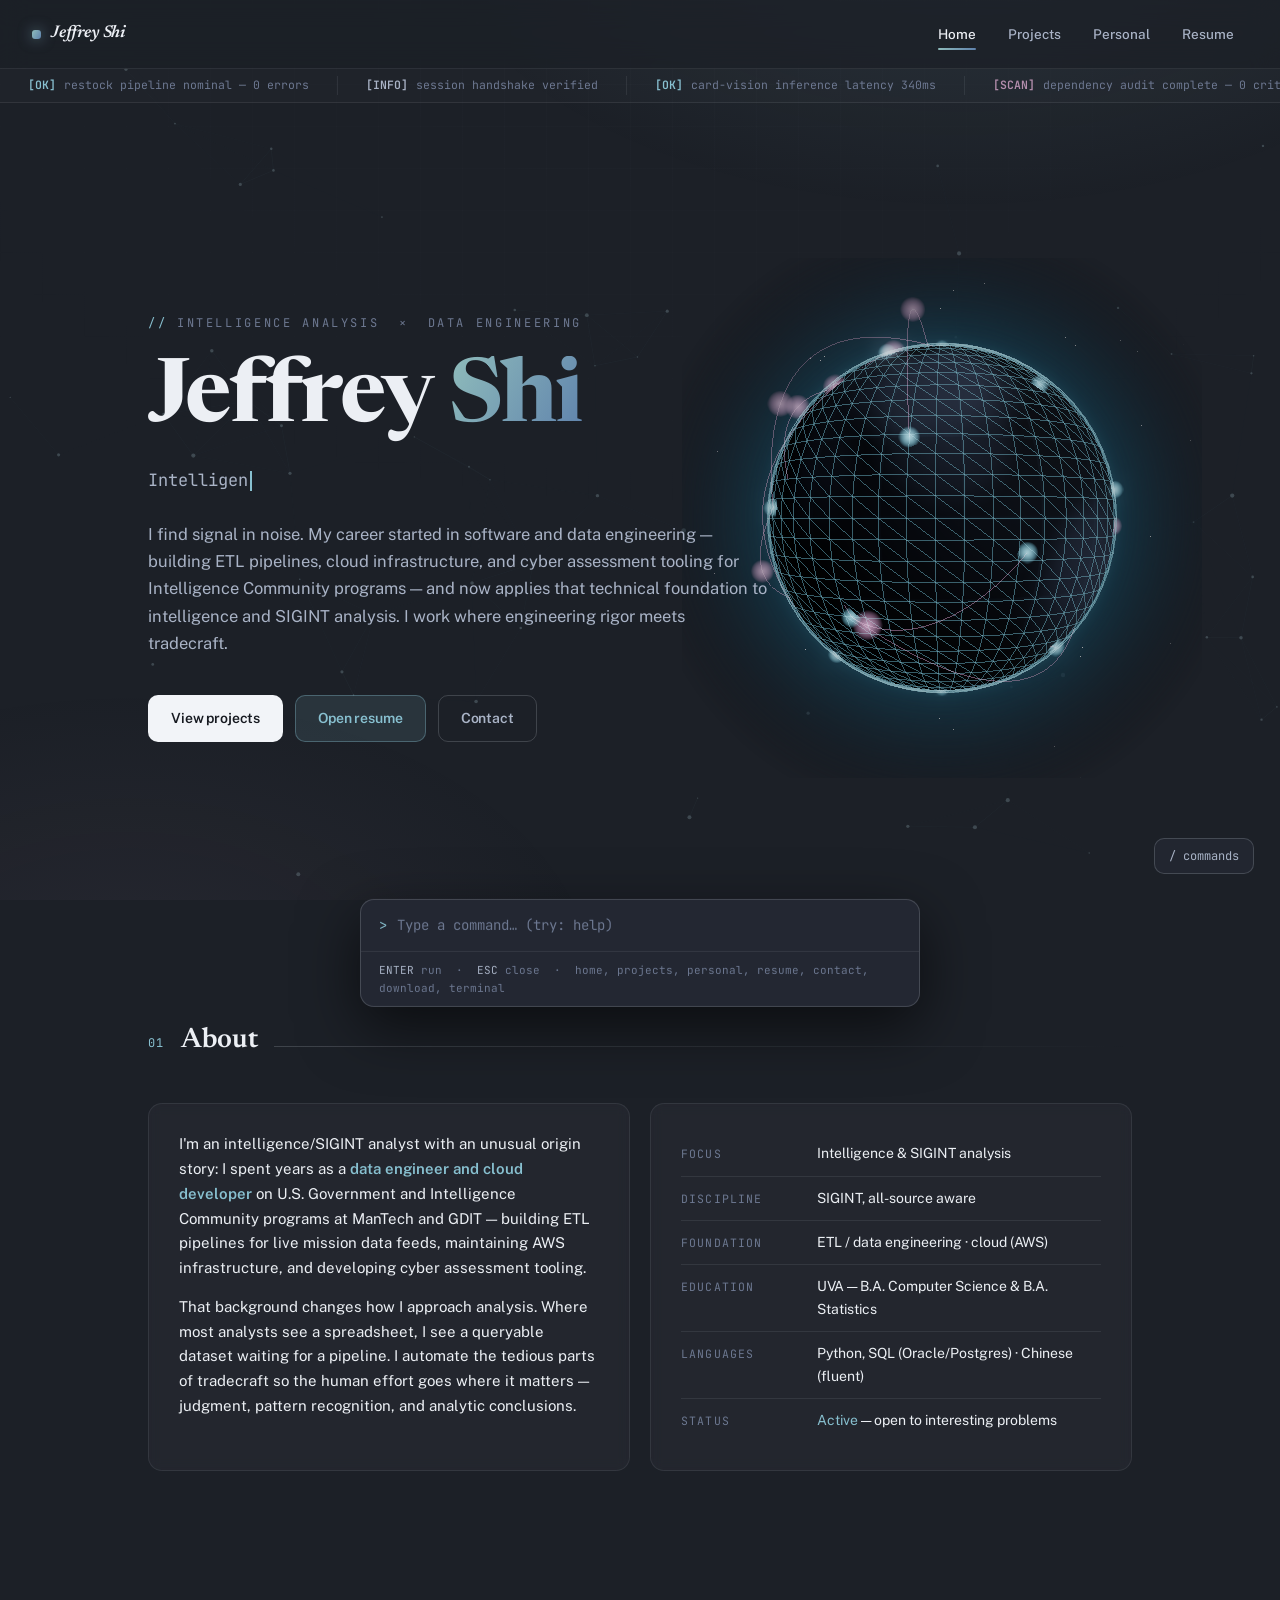
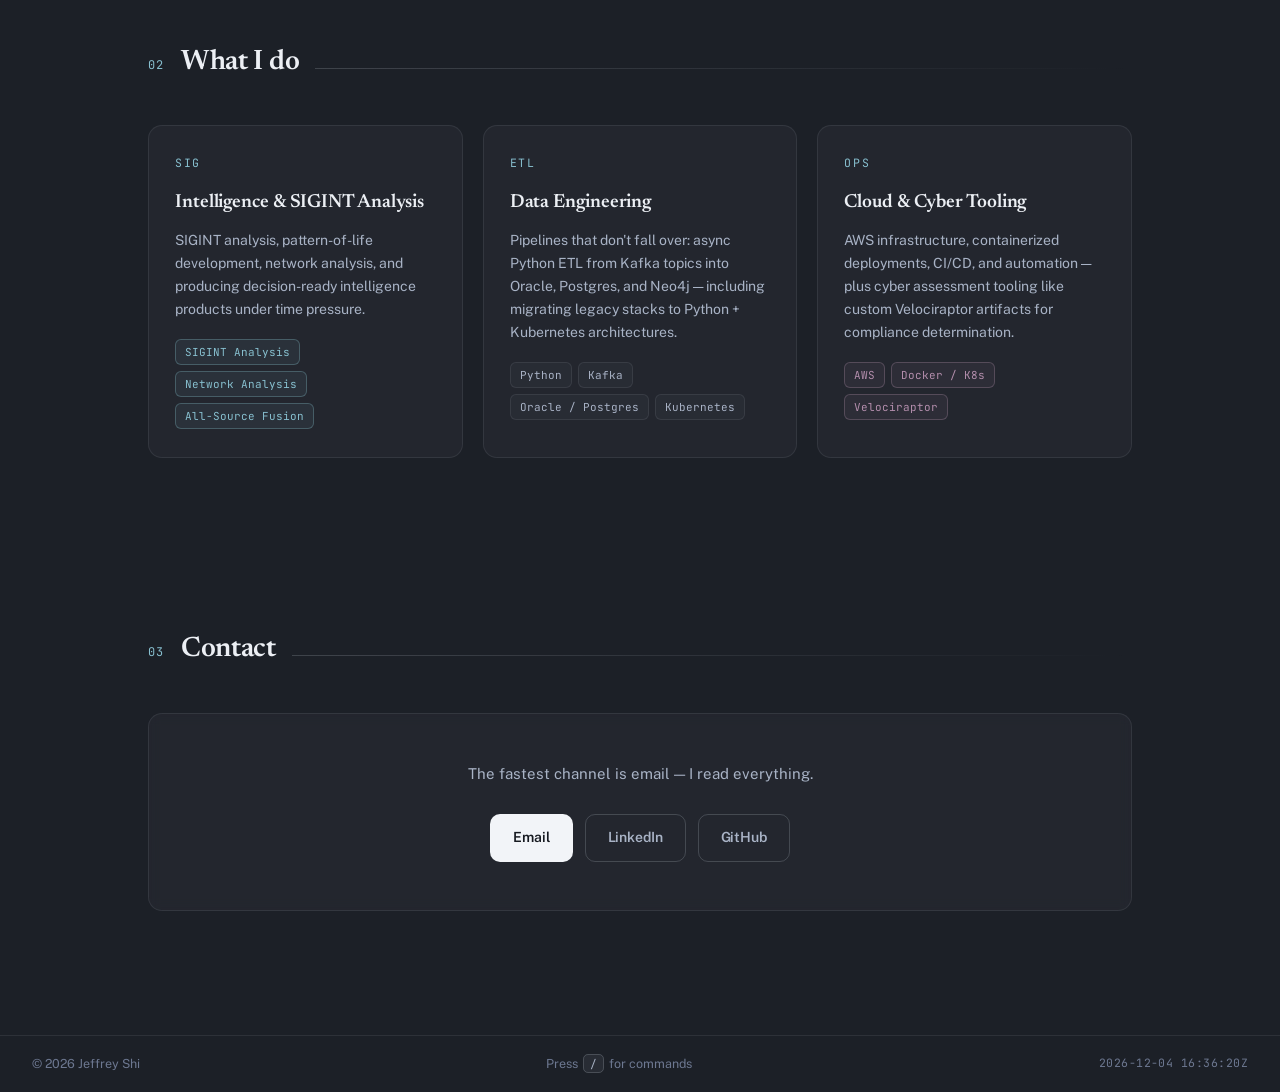
<file: index.html>
<!DOCTYPE html>
<html lang="en">
<head>
  <meta charset="UTF-8" />
  <meta name="viewport" content="width=device-width, initial-scale=1.0" />
  <title>Jeffrey Shi — Intelligence / SIGINT Analyst</title>
  <meta name="description" content="Jeffrey Shi — intelligence/SIGINT analyst with a data science and data engineering background." />
  <link rel="icon" href="assets/favicon.svg" type="image/svg+xml" />
  <link rel="preconnect" href="https://fonts.googleapis.com" />
  <link rel="preconnect" href="https://fonts.gstatic.com" crossorigin />
  <link href="https://fonts.googleapis.com/css2?family=Newsreader:ital,wght@0,400;0,500;0,600;0,700;1,400;1,500;1,600&family=Public+Sans:wght@400;500;600;700;800&family=JetBrains+Mono:wght@400;500;700&display=swap" rel="stylesheet" />
  <link rel="stylesheet" href="css/style.css" />
  <!-- Three.js r160 vendored locally (js/vendor/three/) — no third-party
       script execution, no CDN supply-chain or availability dependency. -->
  <script type="importmap">
  {
    "imports": {
      "three": "./js/vendor/three/three.module.min.js",
      "three/addons/": "./js/vendor/three/addons/"
    }
  }
  </script>
</head>
<body>
  <canvas id="net-canvas" aria-hidden="true"></canvas>

  <nav class="nav">
    <a class="nav-brand" href="index.html"><span class="brand-mark"></span>Jeffrey Shi</a>
    <div class="nav-links">
      <a href="index.html" class="active">Home</a>
      <a href="projects.html">Projects</a>
      <a href="personal.html">Personal</a>
      <a href="resume.html">Resume</a>
    </div>
  </nav>

  <div class="ops-ticker" aria-hidden="true">
    <div class="ops-track">
      <span class="ops-item"><span class="tag ok">[OK]</span> restock pipeline nominal — 0 errors</span>
      <span class="ops-item"><span class="tag info">[INFO]</span> session handshake verified</span>
      <span class="ops-item"><span class="tag ok">[OK]</span> card-vision inference latency 340ms</span>
      <span class="ops-item"><span class="tag warn">[SCAN]</span> dependency audit complete — 0 critical</span>
      <span class="ops-item"><span class="tag ok">[OK]</span> geo-index rebuilt — 9 regions</span>
      <span class="ops-item"><span class="tag info">[INFO]</span> cold cache warmed</span>
      <span class="ops-item"><span class="tag ok">[OK]</span> backup snapshot complete</span>
      <span class="ops-item"><span class="tag info">[INFO]</span> uptime 42d 06h</span>
      <span class="ops-item"><span class="tag ok">[OK]</span> restock pipeline nominal — 0 errors</span>
      <span class="ops-item"><span class="tag info">[INFO]</span> session handshake verified</span>
      <span class="ops-item"><span class="tag ok">[OK]</span> card-vision inference latency 340ms</span>
      <span class="ops-item"><span class="tag warn">[SCAN]</span> dependency audit complete — 0 critical</span>
      <span class="ops-item"><span class="tag ok">[OK]</span> geo-index rebuilt — 9 regions</span>
      <span class="ops-item"><span class="tag info">[INFO]</span> cold cache warmed</span>
      <span class="ops-item"><span class="tag ok">[OK]</span> backup snapshot complete</span>
      <span class="ops-item"><span class="tag info">[INFO]</span> uptime 42d 06h</span>
    </div>
  </div>

  <main class="container">

    <!-- ================= HERO ================= -->
    <section class="hero">
      <div>
        <p class="eyebrow hero-load" style="animation-delay:0.05s"><span class="tick">//</span> Intelligence Analysis &nbsp;×&nbsp; Data Engineering</p>
        <h1 class="hero-name hero-load" style="animation-delay:0.16s">Jeffrey <span class="grad">Shi</span></h1>
        <div class="hero-role hero-load" style="animation-delay:0.3s"><span id="type-target" data-phrases='["Intelligence Analyst","SIGINT Analyst","ETL / Data Engineer","Cloud Engineer"]'></span><span class="cursor"></span></div>
        <p class="hero-sub hero-load" style="animation-delay:0.42s">
          I find signal in noise. My career started in software and data engineering —
          building ETL pipelines, cloud infrastructure, and cyber assessment tooling
          for Intelligence Community programs — and now applies that technical
          foundation to intelligence and SIGINT analysis. I work where engineering
          rigor meets tradecraft.
        </p>
        <div class="hero-actions hero-load" style="animation-delay:0.54s">
          <a class="btn" href="projects.html">View projects</a>
          <a class="btn amber" href="resume.html">Open resume</a>
          <a class="btn secondary" href="#contact">Contact</a>
        </div>
      </div>
      <div class="hero-3d" id="hero-3d" aria-hidden="true">
        <canvas id="globe-canvas"></canvas>
      </div>
    </section>

    <!-- ================= ABOUT ================= -->
    <section class="section" id="about">
      <div class="section-header reveal">
        <span class="tag">01</span>
        <h2 data-scramble>About</h2>
        <div class="rule"></div>
      </div>
      <div class="grid-2">
        <div class="panel reveal">
          <p style="font-size:15px;">
            I'm an intelligence/SIGINT analyst with an unusual origin story: I spent
            years as a
            <strong style="color:var(--accent); font-weight:600;">data engineer and cloud developer</strong>
            on U.S. Government and Intelligence Community programs at ManTech and GDIT —
            building ETL pipelines for live mission data feeds, maintaining AWS
            infrastructure, and developing cyber assessment tooling.
          </p>
          <p style="font-size:15px; margin-top:14px;">
            That background changes how I approach analysis. Where most analysts see a
            spreadsheet, I see a queryable dataset waiting for a pipeline. I automate
            the tedious parts of tradecraft so the human effort goes where it matters —
            judgment, pattern recognition, and analytic conclusions.
          </p>
        </div>
        <div class="panel reveal">
          <div class="fact-row"><span class="fact-label">Focus</span><span class="val">Intelligence &amp; SIGINT analysis</span></div>
          <div class="fact-row"><span class="fact-label">Discipline</span><span class="val">SIGINT, all-source aware</span></div>
          <div class="fact-row"><span class="fact-label">Foundation</span><span class="val">ETL / data engineering · cloud (AWS)</span></div>
          <div class="fact-row"><span class="fact-label">Education</span><span class="val">UVA — B.A. Computer Science &amp; B.A. Statistics</span></div>
          <div class="fact-row"><span class="fact-label">Languages</span><span class="val">Python, SQL (Oracle/Postgres) · Chinese (fluent)</span></div>
          <div class="fact-row"><span class="fact-label">Status</span><span class="val"><em>Active</em> — open to interesting problems</span></div>
        </div>
      </div>
    </section>

    <!-- ================= CAPABILITIES ================= -->
    <section class="section" id="capabilities">
      <div class="section-header reveal">
        <span class="tag">02</span>
        <h2 data-scramble>What I do</h2>
        <div class="rule"></div>
      </div>
      <div class="grid-3">
        <div class="domain-card reveal">
          <div class="icon">SIG</div>
          <h3 data-scramble>Intelligence &amp; SIGINT Analysis</h3>
          <p>SIGINT analysis, pattern-of-life development, network analysis, and
             producing decision-ready intelligence products under time pressure.</p>
          <div class="chips">
            <span class="chip green">SIGINT Analysis</span>
            <span class="chip green">Network Analysis</span>
            <span class="chip green">All-Source Fusion</span>
          </div>
        </div>
        <div class="domain-card reveal">
          <div class="icon">ETL</div>
          <h3 data-scramble>Data Engineering</h3>
          <p>Pipelines that don't fall over: async Python ETL from Kafka topics into
             Oracle, Postgres, and Neo4j — including migrating legacy stacks to
             Python + Kubernetes architectures.</p>
          <div class="chips">
            <span class="chip">Python</span>
            <span class="chip">Kafka</span>
            <span class="chip">Oracle / Postgres</span>
            <span class="chip">Kubernetes</span>
          </div>
        </div>
        <div class="domain-card reveal">
          <div class="icon">OPS</div>
          <h3 data-scramble>Cloud &amp; Cyber Tooling</h3>
          <p>AWS infrastructure, containerized deployments, CI/CD, and automation —
             plus cyber assessment tooling like custom Velociraptor artifacts for
             compliance determination.</p>
          <div class="chips">
            <span class="chip amber">AWS</span>
            <span class="chip amber">Docker / K8s</span>
            <span class="chip amber">Velociraptor</span>
          </div>
        </div>
      </div>
    </section>

    <!-- ================= CONTACT ================= -->
    <section class="section" id="contact">
      <div class="section-header reveal">
        <span class="tag">03</span>
        <h2 data-scramble>Contact</h2>
        <div class="rule"></div>
      </div>
      <div class="panel reveal" style="text-align:center; padding:48px 30px;">
        <p style="font-size:15px; color:var(--text-2); margin-bottom:28px;">
          The fastest channel is email — I read everything.
        </p>
        <div class="contact-strip">
          <a class="btn" href="mailto:jeffreyshi430@gmail.com">Email</a>
          <a class="btn secondary" href="https://www.linkedin.com/in/jeffrey-shi-24570150/" target="_blank" rel="noopener">LinkedIn</a>
          <a class="btn secondary" href="https://github.com/js430" target="_blank" rel="noopener">GitHub</a>
        </div>
      </div>
    </section>

  </main>

  <footer class="status-bar">
    <span>&copy; 2026 Jeffrey Shi</span>
    <span class="mono-hint">Press <kbd>/</kbd> for commands</span>
    <span id="utc-clock"></span>
  </footer>

  <!-- Command palette -->
  <button class="cmd-fab" id="cmd-fab">/ commands</button>
  <div class="cmd-palette" id="cmd-palette">
    <div class="cmd-row">
      <span class="p">&gt;</span>
      <input id="cmd-input" type="text" placeholder="Type a command… (try: help)" aria-label="Site command" autocomplete="off" spellcheck="false" />
    </div>
    <div class="cmd-hint"><span class="k">ENTER</span> run &nbsp;·&nbsp; <span class="k">ESC</span> close &nbsp;·&nbsp; home, projects, personal, resume, contact, download, terminal</div>
  </div>

  <script src="js/main.js"></script>
  <script src="js/terminal.js"></script>
  <script type="module" src="js/globe.js"></script>
</body>
</html>
</file>
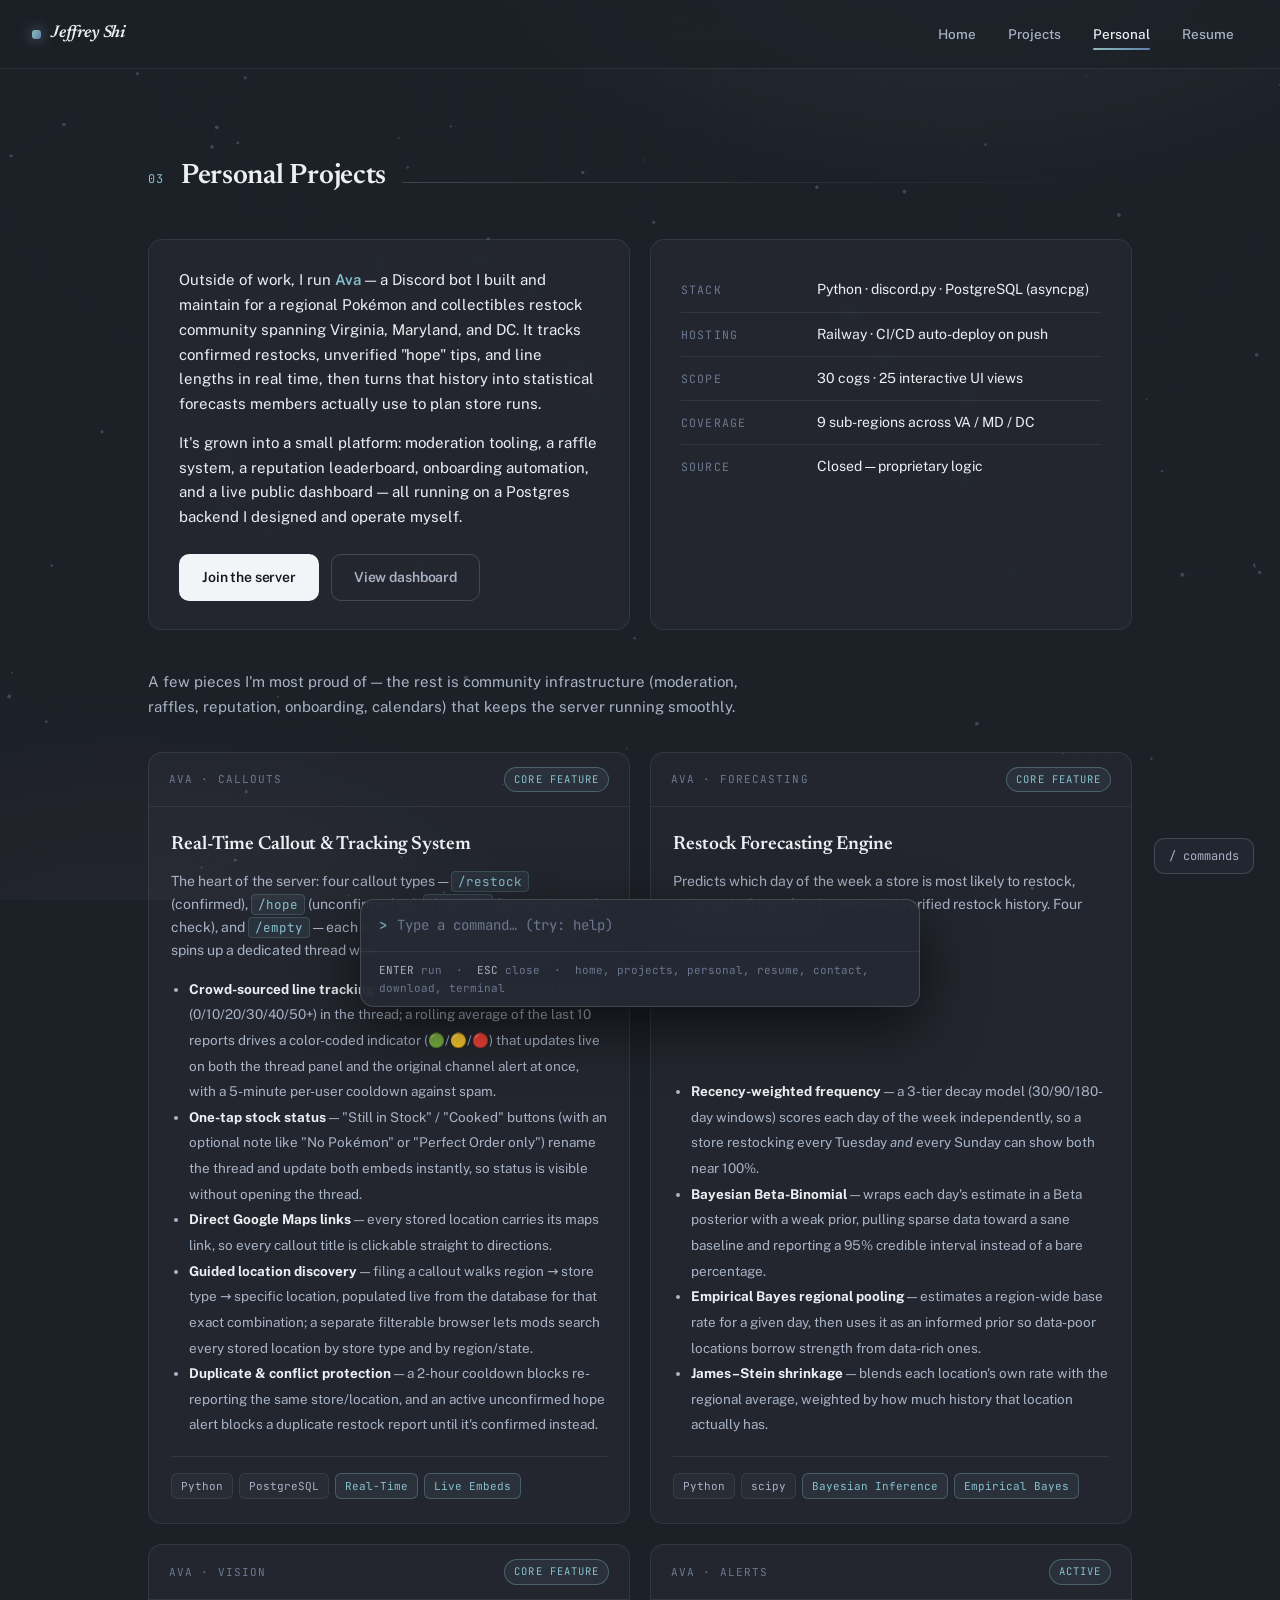
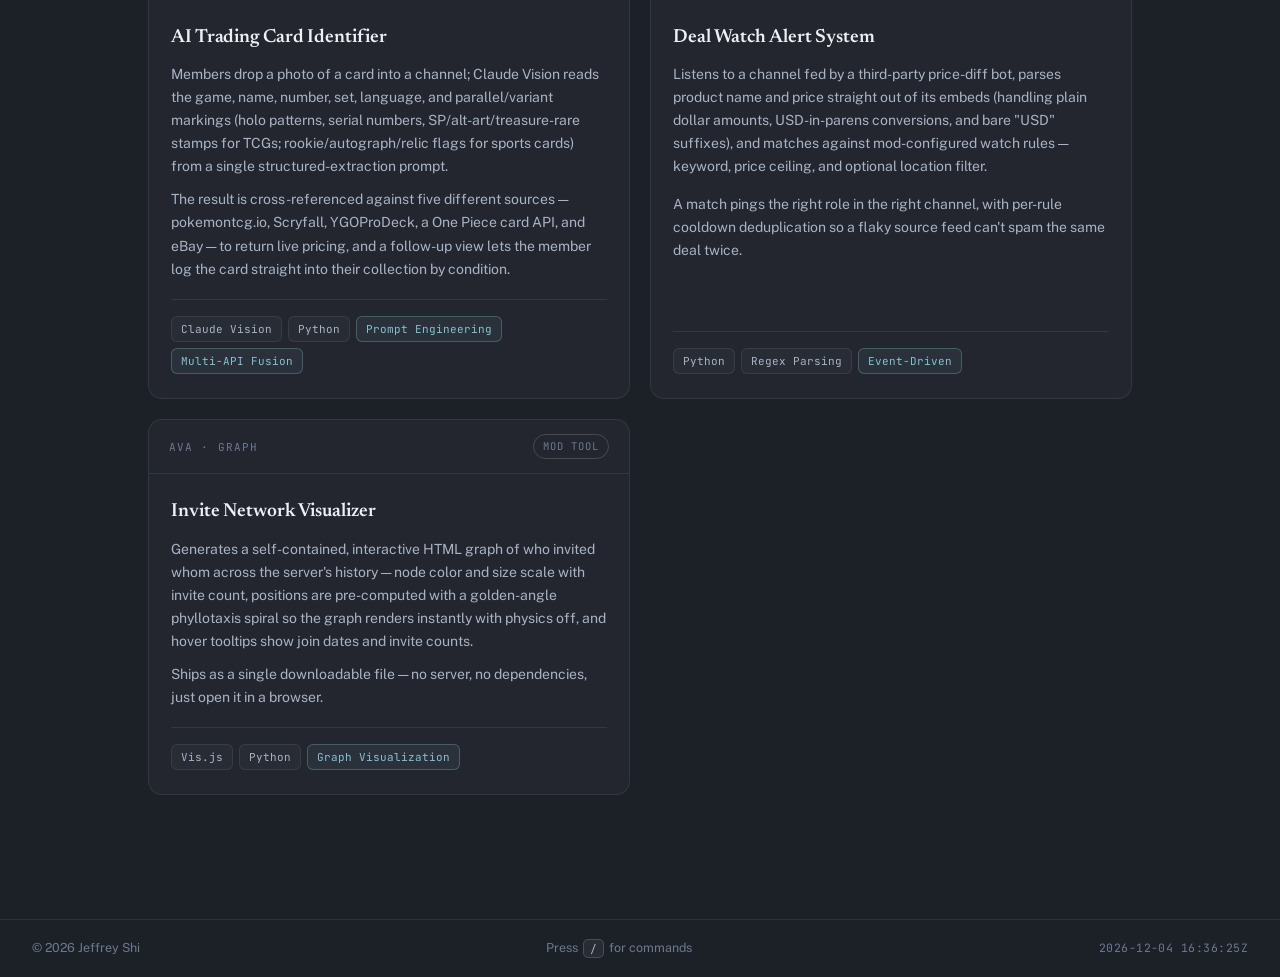
<file: personal.html>
<!DOCTYPE html>
<html lang="en">
<head>
  <meta charset="UTF-8" />
  <meta name="viewport" content="width=device-width, initial-scale=1.0" />
  <title>Personal Projects — Jeffrey Shi</title>
  <meta name="description" content="Personal projects by Jeffrey Shi — Ava, a Discord bot with a statistical restock-forecasting engine, Claude Vision card identification, and more." />
  <link rel="icon" href="assets/favicon.svg" type="image/svg+xml" />
  <link rel="preconnect" href="https://fonts.googleapis.com" />
  <link rel="preconnect" href="https://fonts.gstatic.com" crossorigin />
  <link href="https://fonts.googleapis.com/css2?family=Newsreader:ital,wght@0,400;0,500;0,600;0,700;1,400;1,500;1,600&family=Public+Sans:wght@400;500;600;700;800&family=JetBrains+Mono:wght@400;500;700&display=swap" rel="stylesheet" />
  <link rel="stylesheet" href="css/style.css" />
</head>
<body>
  <canvas id="net-canvas" aria-hidden="true"></canvas>

  <nav class="nav">
    <a class="nav-brand" href="index.html"><span class="brand-mark"></span>Jeffrey Shi</a>
    <div class="nav-links">
      <a href="index.html">Home</a>
      <a href="projects.html">Projects</a>
      <a href="personal.html" class="active">Personal</a>
      <a href="resume.html">Resume</a>
    </div>
  </nav>

  <main class="container">

    <section class="section" style="padding-bottom:0;">
      <div class="section-header reveal">
        <span class="tag">03</span>
        <h2 data-scramble>Personal Projects</h2>
        <div class="rule"></div>
      </div>
      <div class="grid-2 reveal" style="margin-bottom:40px;">
        <div class="panel">
          <p style="font-size:15px;">
            Outside of work, I run <strong style="color:var(--accent); font-weight:600;">Ava</strong> —
            a Discord bot I built and maintain for a regional Pokémon and
            collectibles restock community spanning Virginia, Maryland, and DC.
            It tracks confirmed restocks, unverified "hope" tips, and line
            lengths in real time, then turns that history into statistical
            forecasts members actually use to plan store runs.
          </p>
          <p style="font-size:15px; margin-top:14px;">
            It's grown into a small platform: moderation tooling, a raffle
            system, a reputation leaderboard, onboarding automation, and a
            live public dashboard — all running on a Postgres backend I
            designed and operate myself.
          </p>
          <div class="hero-actions" style="margin-top:24px;">
            <a class="btn" href="https://discord.gg/FQAQ3DVdY7" target="_blank" rel="noopener">Join the server</a>
            <a class="btn secondary" href="https://restock-dashboard-production.up.railway.app/" target="_blank" rel="noopener">View dashboard</a>
          </div>
        </div>
        <div class="panel">
          <div class="fact-row"><span class="fact-label">Stack</span><span class="val">Python · discord.py · PostgreSQL (asyncpg)</span></div>
          <div class="fact-row"><span class="fact-label">Hosting</span><span class="val">Railway · CI/CD auto-deploy on push</span></div>
          <div class="fact-row"><span class="fact-label">Scope</span><span class="val">30 cogs · 25 interactive UI views</span></div>
          <div class="fact-row"><span class="fact-label">Coverage</span><span class="val">9 sub-regions across VA / MD / DC</span></div>
          <div class="fact-row"><span class="fact-label">Source</span><span class="val">Closed — proprietary logic</span></div>
        </div>
      </div>
    </section>

    <section class="section" style="padding-top:0;">
      <p class="reveal" style="font-size:15px; color:var(--text-2); margin-bottom:32px; max-width:640px;">
        A few pieces I'm most proud of — the rest is community infrastructure
        (moderation, raffles, reputation, onboarding, calendars) that keeps
        the server running smoothly.
      </p>

      <div class="grid-2">

        <article class="case-file reveal">
          <div class="case-header">
            <span class="case-id">AVA · CALLOUTS</span>
            <span class="case-status active">CORE FEATURE</span>
          </div>
          <div class="case-body">
            <h3 data-scramble>Real-Time Callout &amp; Tracking System</h3>
            <p>
              The heart of the server: four callout types — <code>/restock</code>
              (confirmed), <code>/hope</code> (unconfirmed tip), <code>/remain</code>
              (remaining stock check), and <code>/empty</code> — each one pings the
              right regional role and spins up a dedicated thread with a live,
              interactive status panel.
            </p>
            <ul style="font-size:13.5px; color:var(--text-2); margin:14px 0 0 18px; line-height:1.9;">
              <li><strong style="color:var(--text);">Crowd-sourced line tracking</strong> — members tap a line-length button (0/10/20/30/40/50+) in the thread; a rolling average of the last 10 reports drives a color-coded indicator (🟢/🟡/🔴) that updates live on both the thread panel and the original channel alert at once, with a 5-minute per-user cooldown against spam.</li>
              <li><strong style="color:var(--text);">One-tap stock status</strong> — "Still in Stock" / "Cooked" buttons (with an optional note like "No Pokémon" or "Perfect Order only") rename the thread and update both embeds instantly, so status is visible without opening the thread.</li>
              <li><strong style="color:var(--text);">Direct Google Maps links</strong> — every stored location carries its maps link, so every callout title is clickable straight to directions.</li>
              <li><strong style="color:var(--text);">Guided location discovery</strong> — filing a callout walks region → store type → specific location, populated live from the database for that exact combination; a separate filterable browser lets mods search every stored location by store type and by region/state.</li>
              <li><strong style="color:var(--text);">Duplicate &amp; conflict protection</strong> — a 2-hour cooldown blocks re-reporting the same store/location, and an active unconfirmed hope alert blocks a duplicate restock report until it's confirmed instead.</li>
            </ul>
            <div class="case-meta">
              <span class="chip">Python</span>
              <span class="chip">PostgreSQL</span>
              <span class="chip green">Real-Time</span>
              <span class="chip green">Live Embeds</span>
            </div>
          </div>
        </article>

        <article class="case-file reveal">
          <div class="case-header">
            <span class="case-id">AVA · FORECASTING</span>
            <span class="case-status active">CORE FEATURE</span>
          </div>
          <div class="case-body">
            <h3 data-scramble>Restock Forecasting Engine</h3>
            <p>
              Predicts which day of the week a store is most likely to restock,
              using up to 6 months of community-verified restock history. Four
              models run side by side:
            </p>
            <ul style="font-size:13.5px; color:var(--text-2); margin:14px 0 0 18px; line-height:1.9;">
              <li><strong style="color:var(--text);">Recency-weighted frequency</strong> — a 3-tier decay model (30/90/180-day windows) scores each day of the week independently, so a store restocking every Tuesday <em>and</em> every Sunday can show both near 100%.</li>
              <li><strong style="color:var(--text);">Bayesian Beta-Binomial</strong> — wraps each day's estimate in a Beta posterior with a weak prior, pulling sparse data toward a sane baseline and reporting a 95% credible interval instead of a bare percentage.</li>
              <li><strong style="color:var(--text);">Empirical Bayes regional pooling</strong> — estimates a region-wide base rate for a given day, then uses it as an informed prior so data-poor locations borrow strength from data-rich ones.</li>
              <li><strong style="color:var(--text);">James–Stein shrinkage</strong> — blends each location's own rate with the regional average, weighted by how much history that location actually has.</li>
            </ul>
            <div class="case-meta">
              <span class="chip">Python</span>
              <span class="chip">scipy</span>
              <span class="chip green">Bayesian Inference</span>
              <span class="chip green">Empirical Bayes</span>
            </div>
          </div>
        </article>

        <article class="case-file reveal">
          <div class="case-header">
            <span class="case-id">AVA · VISION</span>
            <span class="case-status active">CORE FEATURE</span>
          </div>
          <div class="case-body">
            <h3 data-scramble>AI Trading Card Identifier</h3>
            <p>
              Members drop a photo of a card into a channel; Claude Vision reads
              the game, name, number, set, language, and parallel/variant
              markings (holo patterns, serial numbers, SP/alt-art/treasure-rare
              stamps for TCGs; rookie/autograph/relic flags for sports cards)
              from a single structured-extraction prompt.
            </p>
            <p style="margin-top:10px;">
              The result is cross-referenced against five different sources —
              pokemontcg.io, Scryfall, YGOProDeck, a One Piece card API, and
              eBay — to return live pricing, and a follow-up view lets the
              member log the card straight into their collection by condition.
            </p>
            <div class="case-meta">
              <span class="chip">Claude Vision</span>
              <span class="chip">Python</span>
              <span class="chip green">Prompt Engineering</span>
              <span class="chip green">Multi-API Fusion</span>
            </div>
          </div>
        </article>

        <article class="case-file reveal">
          <div class="case-header">
            <span class="case-id">AVA · ALERTS</span>
            <span class="case-status active">ACTIVE</span>
          </div>
          <div class="case-body">
            <h3 data-scramble>Deal Watch Alert System</h3>
            <p>
              Listens to a channel fed by a third-party price-diff bot, parses
              product name and price straight out of its embeds (handling
              plain dollar amounts, USD-in-parens conversions, and bare "USD"
              suffixes), and matches against mod-configured watch rules —
              keyword, price ceiling, and optional location filter.
            </p>
            <p style="margin-top:10px;">
              A match pings the right role in the right channel, with
              per-rule cooldown deduplication so a flaky source feed can't
              spam the same deal twice.
            </p>
            <div class="case-meta">
              <span class="chip">Python</span>
              <span class="chip">Regex Parsing</span>
              <span class="chip green">Event-Driven</span>
            </div>
          </div>
        </article>

        <article class="case-file reveal">
          <div class="case-header">
            <span class="case-id">AVA · GRAPH</span>
            <span class="case-status archived">MOD TOOL</span>
          </div>
          <div class="case-body">
            <h3 data-scramble>Invite Network Visualizer</h3>
            <p>
              Generates a self-contained, interactive HTML graph of who invited
              whom across the server's history — node color and size scale
              with invite count, positions are pre-computed with a golden-angle
              phyllotaxis spiral so the graph renders instantly with physics
              off, and hover tooltips show join dates and invite counts.
            </p>
            <p style="margin-top:10px;">
              Ships as a single downloadable file — no server, no dependencies,
              just open it in a browser.
            </p>
            <div class="case-meta">
              <span class="chip">Vis.js</span>
              <span class="chip">Python</span>
              <span class="chip green">Graph Visualization</span>
            </div>
          </div>
        </article>

      </div>
    </section>

  </main>

  <footer class="status-bar">
    <span>&copy; 2026 Jeffrey Shi</span>
    <span class="mono-hint">Press <kbd>/</kbd> for commands</span>
    <span id="utc-clock"></span>
  </footer>

  <button class="cmd-fab" id="cmd-fab">/ commands</button>
  <div class="cmd-palette" id="cmd-palette">
    <div class="cmd-row">
      <span class="p">&gt;</span>
      <input id="cmd-input" type="text" placeholder="Type a command… (try: help)" aria-label="Site command" autocomplete="off" spellcheck="false" />
    </div>
    <div class="cmd-hint"><span class="k">ENTER</span> run &nbsp;·&nbsp; <span class="k">ESC</span> close &nbsp;·&nbsp; home, projects, personal, resume, contact, download, terminal</div>
  </div>

  <script src="js/main.js"></script>
  <script src="js/terminal.js"></script>
</body>
</html>
</file>
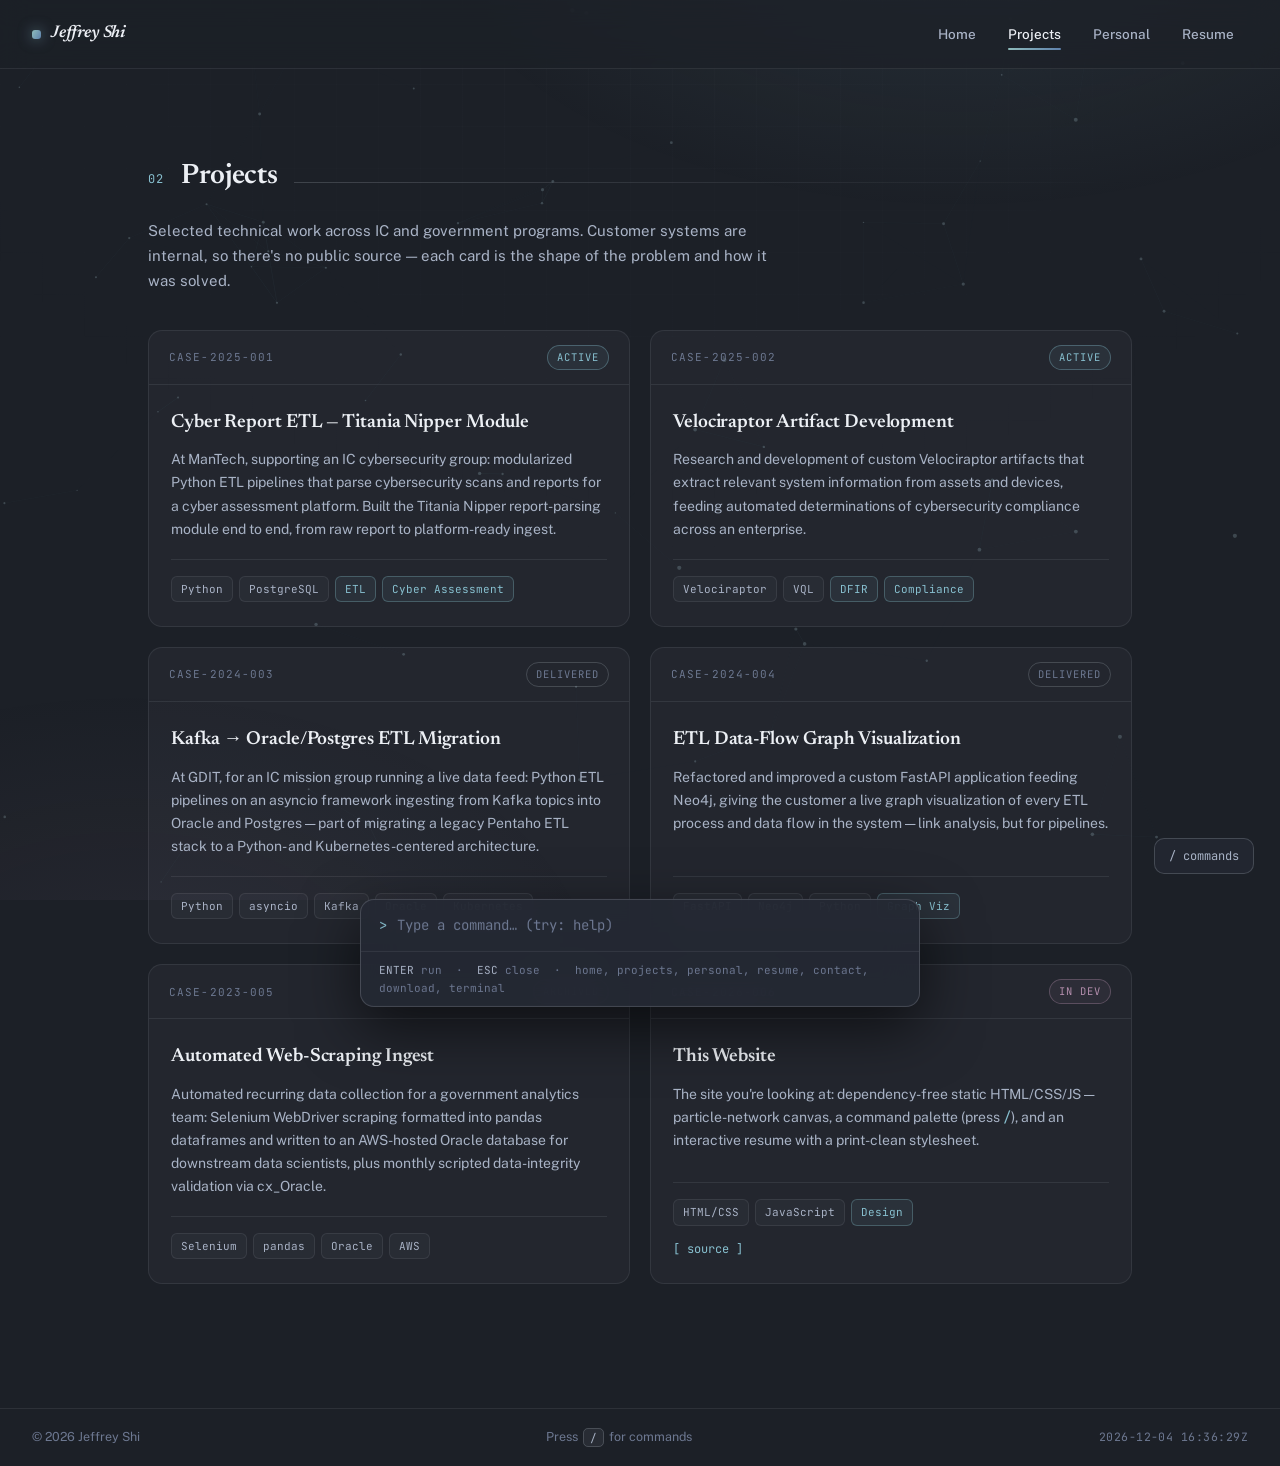
<file: projects.html>
<!DOCTYPE html>
<html lang="en">
<head>
  <meta charset="UTF-8" />
  <meta name="viewport" content="width=device-width, initial-scale=1.0" />
  <title>Projects — Jeffrey Shi</title>
  <meta name="description" content="Selected work by Jeffrey Shi — ETL pipelines, cloud infrastructure, and cyber assessment tooling for IC programs." />
  <link rel="icon" href="assets/favicon.svg" type="image/svg+xml" />
  <link rel="preconnect" href="https://fonts.googleapis.com" />
  <link rel="preconnect" href="https://fonts.gstatic.com" crossorigin />
  <link href="https://fonts.googleapis.com/css2?family=Newsreader:ital,wght@0,400;0,500;0,600;0,700;1,400;1,500;1,600&family=Public+Sans:wght@400;500;600;700;800&family=JetBrains+Mono:wght@400;500;700&display=swap" rel="stylesheet" />
  <link rel="stylesheet" href="css/style.css" />
</head>
<body>
  <canvas id="net-canvas" aria-hidden="true"></canvas>

  <nav class="nav">
    <a class="nav-brand" href="index.html"><span class="brand-mark"></span>Jeffrey Shi</a>
    <div class="nav-links">
      <a href="index.html">Home</a>
      <a href="projects.html" class="active">Projects</a>
      <a href="personal.html">Personal</a>
      <a href="resume.html">Resume</a>
    </div>
  </nav>

  <main class="container">

    <section class="section">
      <div class="section-header reveal">
        <span class="tag">02</span>
        <h2 data-scramble>Projects</h2>
        <div class="rule"></div>
      </div>
      <p class="reveal" style="font-size:15px; color:var(--text-2); margin:-20px 0 36px; max-width:640px;">
        Selected technical work across IC and government programs. Customer systems
        are internal, so there's no public source — each card is the shape of the
        problem and how it was solved.
      </p>

      <div class="grid-2">

        <article class="case-file reveal">
          <div class="case-header">
            <span class="case-id">CASE-2025-001</span>
            <span class="case-status active">ACTIVE</span>
          </div>
          <div class="case-body">
            <h3 data-scramble>Cyber Report ETL — Titania Nipper Module</h3>
            <p>
              At ManTech, supporting an IC cybersecurity group: modularized Python ETL
              pipelines that parse cybersecurity scans and reports for a cyber assessment
              platform. Built the Titania Nipper report-parsing module end to end, from
              raw report to platform-ready ingest.
            </p>
            <div class="case-meta">
              <span class="chip">Python</span>
              <span class="chip">PostgreSQL</span>
              <span class="chip green">ETL</span>
              <span class="chip green">Cyber Assessment</span>
            </div>
          </div>
        </article>

        <article class="case-file reveal">
          <div class="case-header">
            <span class="case-id">CASE-2025-002</span>
            <span class="case-status active">ACTIVE</span>
          </div>
          <div class="case-body">
            <h3 data-scramble>Velociraptor Artifact Development</h3>
            <p>
              Research and development of custom Velociraptor artifacts that extract
              relevant system information from assets and devices, feeding automated
              determinations of cybersecurity compliance across an enterprise.
            </p>
            <div class="case-meta">
              <span class="chip">Velociraptor</span>
              <span class="chip">VQL</span>
              <span class="chip green">DFIR</span>
              <span class="chip green">Compliance</span>
            </div>
          </div>
        </article>

        <article class="case-file reveal">
          <div class="case-header">
            <span class="case-id">CASE-2024-003</span>
            <span class="case-status archived">DELIVERED</span>
          </div>
          <div class="case-body">
            <h3 data-scramble>Kafka &rarr; Oracle/Postgres ETL Migration</h3>
            <p>
              At GDIT, for an IC mission group running a live data feed: Python ETL
              pipelines on an asyncio framework ingesting from Kafka topics into Oracle
              and Postgres — part of migrating a legacy Pentaho ETL stack to a
              Python- and Kubernetes-centered architecture.
            </p>
            <div class="case-meta">
              <span class="chip">Python</span>
              <span class="chip">asyncio</span>
              <span class="chip">Kafka</span>
              <span class="chip">Oracle</span>
              <span class="chip">Kubernetes</span>
            </div>
          </div>
        </article>

        <article class="case-file reveal">
          <div class="case-header">
            <span class="case-id">CASE-2024-004</span>
            <span class="case-status archived">DELIVERED</span>
          </div>
          <div class="case-body">
            <h3 data-scramble>ETL Data-Flow Graph Visualization</h3>
            <p>
              Refactored and improved a custom FastAPI application feeding Neo4j, giving
              the customer a live graph visualization of every ETL process and data flow
              in the system — link analysis, but for pipelines.
            </p>
            <div class="case-meta">
              <span class="chip">FastAPI</span>
              <span class="chip">Neo4j</span>
              <span class="chip">Python</span>
              <span class="chip green">Graph Viz</span>
            </div>
          </div>
        </article>

        <article class="case-file reveal">
          <div class="case-header">
            <span class="case-id">CASE-2023-005</span>
            <span class="case-status archived">ARCHIVED</span>
          </div>
          <div class="case-body">
            <h3 data-scramble>Automated Web-Scraping Ingest</h3>
            <p>
              Automated recurring data collection for a government analytics team:
              Selenium WebDriver scraping formatted into pandas dataframes and written to
              an AWS-hosted Oracle database for downstream data scientists, plus monthly
              scripted data-integrity validation via cx_Oracle.
            </p>
            <div class="case-meta">
              <span class="chip">Selenium</span>
              <span class="chip">pandas</span>
              <span class="chip">Oracle</span>
              <span class="chip">AWS</span>
            </div>
          </div>
        </article>

        <article class="case-file reveal">
          <div class="case-header">
            <span class="case-id">CASE-2026-006</span>
            <span class="case-status dev">IN DEV</span>
          </div>
          <div class="case-body">
            <h3 data-scramble>This Website</h3>
            <p>
              The site you're looking at: dependency-free static HTML/CSS/JS —
              particle-network canvas, a command palette
              (press <span style="color:var(--accent); font-family:var(--mono);">/</span>),
              and an interactive resume with a print-clean stylesheet.
            </p>
            <div class="case-meta">
              <span class="chip">HTML/CSS</span>
              <span class="chip">JavaScript</span>
              <span class="chip green">Design</span>
            </div>
            <div class="case-links">
              <a href="https://github.com/js430/js430.github.io" target="_blank" rel="noopener">[ source ]</a>
            </div>
          </div>
        </article>

      </div>
    </section>

  </main>

  <footer class="status-bar">
    <span>&copy; 2026 Jeffrey Shi</span>
    <span class="mono-hint">Press <kbd>/</kbd> for commands</span>
    <span id="utc-clock"></span>
  </footer>

  <button class="cmd-fab" id="cmd-fab">/ commands</button>
  <div class="cmd-palette" id="cmd-palette">
    <div class="cmd-row">
      <span class="p">&gt;</span>
      <input id="cmd-input" type="text" placeholder="Type a command… (try: help)" aria-label="Site command" autocomplete="off" spellcheck="false" />
    </div>
    <div class="cmd-hint"><span class="k">ENTER</span> run &nbsp;·&nbsp; <span class="k">ESC</span> close &nbsp;·&nbsp; home, projects, personal, resume, contact, download, terminal</div>
  </div>

  <script src="js/main.js"></script>
  <script src="js/terminal.js"></script>
</body>
</html>
</file>
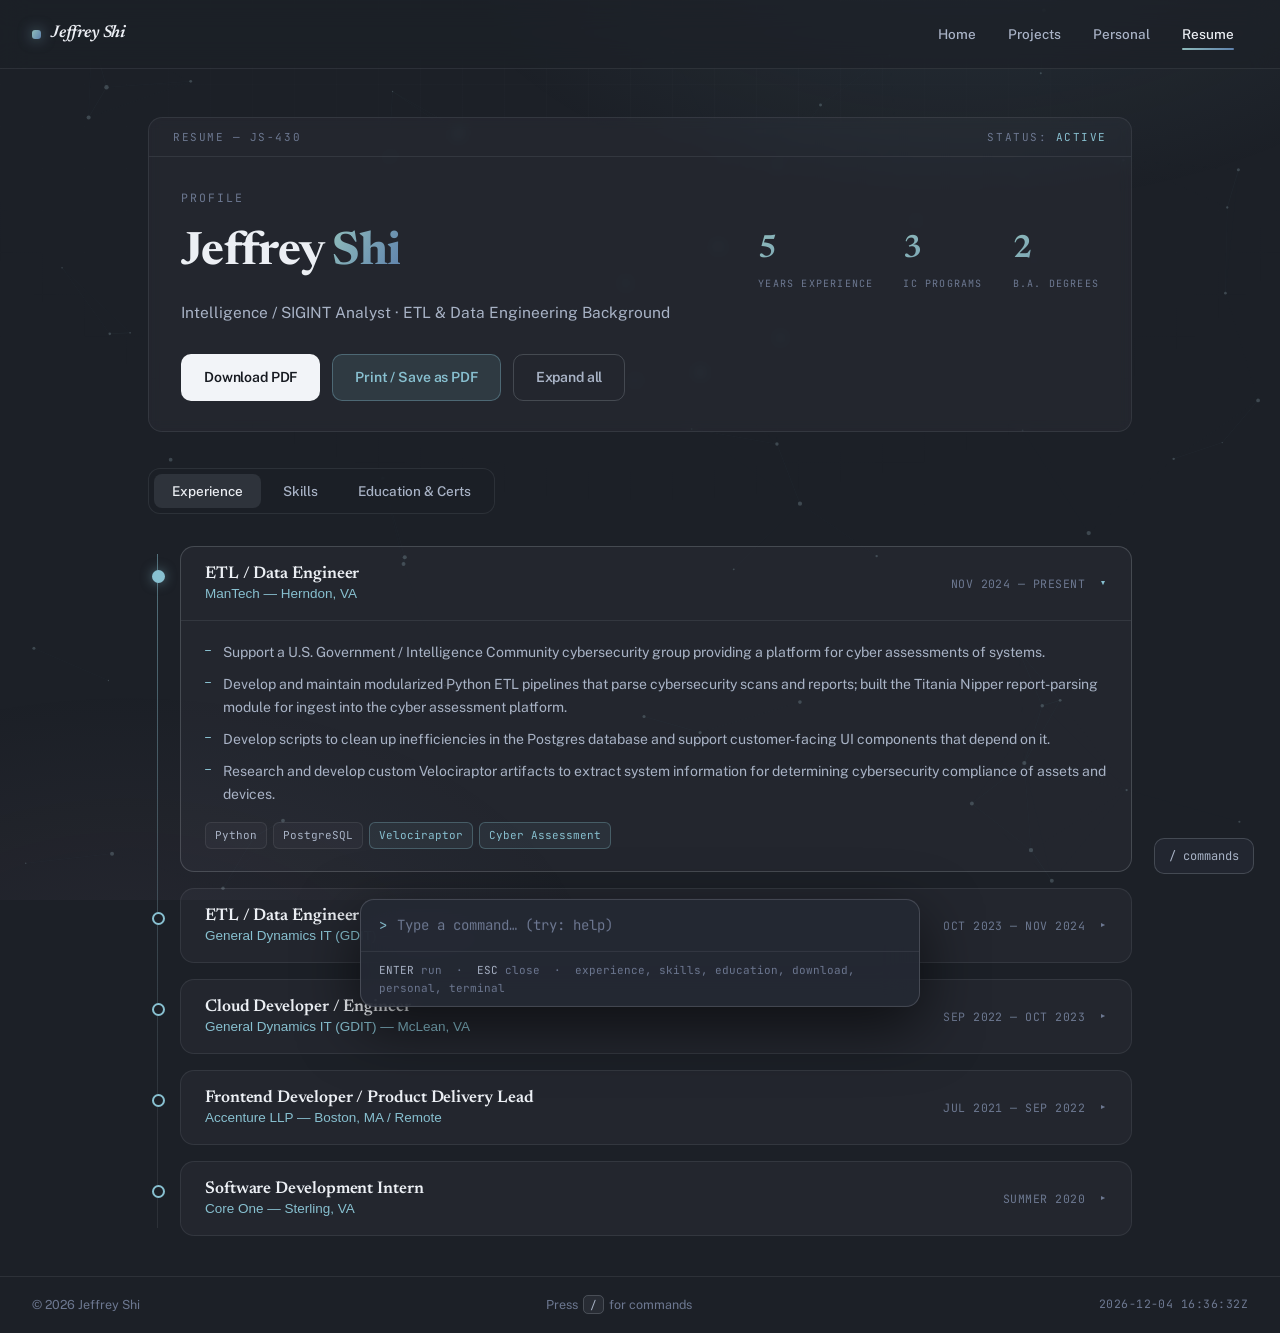
<file: resume.html>
<!DOCTYPE html>
<html lang="en">
<head>
  <meta charset="UTF-8" />
  <meta name="viewport" content="width=device-width, initial-scale=1.0" />
  <title>Resume — Jeffrey Shi</title>
  <meta name="description" content="Interactive resume of Jeffrey Shi — intelligence/SIGINT analyst, data scientist, data engineer." />
  <link rel="icon" href="assets/favicon.svg" type="image/svg+xml" />
  <link rel="preconnect" href="https://fonts.googleapis.com" />
  <link rel="preconnect" href="https://fonts.gstatic.com" crossorigin />
  <link href="https://fonts.googleapis.com/css2?family=Newsreader:ital,wght@0,400;0,500;0,600;0,700;1,400;1,500;1,600&family=Public+Sans:wght@400;500;600;700;800&family=JetBrains+Mono:wght@400;500;700&display=swap" rel="stylesheet" />
  <link rel="stylesheet" href="css/style.css" />
</head>
<body>
  <canvas id="net-canvas" aria-hidden="true"></canvas>

  <nav class="nav">
    <a class="nav-brand" href="index.html"><span class="brand-mark"></span>Jeffrey Shi</a>
    <div class="nav-links">
      <a href="index.html">Home</a>
      <a href="projects.html">Projects</a>
      <a href="personal.html">Personal</a>
      <a href="resume.html" class="active">Resume</a>
    </div>
  </nav>

  <main class="container">

    <!-- ============ RESUME HEADER ============ -->
    <header class="dossier-header reveal">
      <div class="dossier-topstrip">
        <span>RESUME &mdash; JS-430</span>
        <span>STATUS: <span class="ok">ACTIVE</span></span>
      </div>
      <div class="dossier-main">
        <div>
          <div class="subject-line">Profile</div>
          <h1>Jeffrey <span class="grad">Shi</span></h1>
          <div class="role-line">Intelligence / SIGINT Analyst · ETL &amp; Data Engineering Background</div>
        </div>
        <div class="dossier-stats">
          <div class="stat"><div class="num" data-count="5">0</div><div class="lbl">Years Experience</div></div>
          <div class="stat"><div class="num" data-count="3">0</div><div class="lbl">IC Programs</div></div>
          <div class="stat"><div class="num" data-count="2">0</div><div class="lbl">B.A. Degrees</div></div>
        </div>
      </div>
      <div class="dossier-actions">
        <a class="btn" id="dl-resume" href="assets/Jeffrey_Shi_Resume.pdf" download>Download PDF</a>
        <button class="btn amber" id="print-resume">Print / Save as PDF</button>
        <button class="btn secondary" id="expand-all">Expand all</button>
      </div>
    </header>

    <!-- ============ TAB NAV ============ -->
    <div class="resume-tabs" id="resume-tabs">
      <button class="active" data-pane="experience" data-cmd-target="experience">Experience</button>
      <button data-pane="skills" data-cmd-target="skills">Skills</button>
      <button data-pane="education" data-cmd-target="education">Education &amp; Certs</button>
    </div>

    <!-- ============ EXPERIENCE ============ -->
    <section class="resume-pane" id="pane-experience">
      <div class="timeline">

        <div class="tl-entry open">
          <div class="tl-card">
            <button class="tl-head">
              <span>
                <span class="role">ETL / Data Engineer</span>
                <span class="org" style="display:block;">ManTech — Herndon, VA</span>
              </span>
              <span style="display:flex; align-items:center; gap:14px;">
                <span class="dates">NOV 2024 — PRESENT</span>
                <span class="caret">&#9656;</span>
              </span>
            </button>
            <div class="tl-body">
              <div class="tl-body-inner">
                <ul>
                  <li>Support a U.S. Government / Intelligence Community cybersecurity group providing a platform for cyber assessments of systems.</li>
                  <li>Develop and maintain modularized Python ETL pipelines that parse cybersecurity scans and reports; built the Titania Nipper report-parsing module for ingest into the cyber assessment platform.</li>
                  <li>Develop scripts to clean up inefficiencies in the Postgres database and support customer-facing UI components that depend on it.</li>
                  <li>Research and develop custom Velociraptor artifacts to extract system information for determining cybersecurity compliance of assets and devices.</li>
                </ul>
                <div class="chips">
                  <span class="chip">Python</span>
                  <span class="chip">PostgreSQL</span>
                  <span class="chip green">Velociraptor</span>
                  <span class="chip green">Cyber Assessment</span>
                </div>
              </div>
            </div>
          </div>
        </div>

        <div class="tl-entry">
          <div class="tl-card">
            <button class="tl-head">
              <span>
                <span class="role">ETL / Data Engineer</span>
                <span class="org" style="display:block;">General Dynamics IT (GDIT) — McLean, VA</span>
              </span>
              <span style="display:flex; align-items:center; gap:14px;">
                <span class="dates">OCT 2023 — NOV 2024</span>
                <span class="caret">&#9656;</span>
              </span>
            </button>
            <div class="tl-body">
              <div class="tl-body-inner">
                <ul>
                  <li>Supported an Intelligence Community mission group building and maintaining ETL pipelines for a live data feed into Oracle and Postgres databases for downstream customer use.</li>
                  <li>Built and maintained Python ETL pipelines on an asyncio framework, ingesting data from Kafka topics and transforming it for output into Oracle and Postgres.</li>
                  <li>Drove the migration from a Pentaho-based ETL framework to a Python- and Kubernetes-centered architecture.</li>
                  <li>Refactored and improved a custom FastAPI application feeding Neo4j, giving the customer graph visualization of all ETL processes and data flow.</li>
                </ul>
                <div class="chips">
                  <span class="chip">Python</span>
                  <span class="chip">Kafka</span>
                  <span class="chip">Oracle</span>
                  <span class="chip">Kubernetes</span>
                  <span class="chip green">Neo4j</span>
                </div>
              </div>
            </div>
          </div>
        </div>

        <div class="tl-entry">
          <div class="tl-card">
            <button class="tl-head">
              <span>
                <span class="role">Cloud Developer / Engineer</span>
                <span class="org" style="display:block;">General Dynamics IT (GDIT) — McLean, VA</span>
              </span>
              <span style="display:flex; align-items:center; gap:14px;">
                <span class="dates">SEP 2022 — OCT 2023</span>
                <span class="caret">&#9656;</span>
              </span>
            </button>
            <div class="tl-body">
              <div class="tl-body-inner">
                <ul>
                  <li>Maintained the technical and cloud infrastructure for a U.S. Government business and data analytics team: AWS RDS running Oracle, applications on EC2, and S3 secondary storage.</li>
                  <li>Automated recurring tasks with Python web scraping — Selenium WebDriver collection formatted into pandas dataframes and written into database tables for downstream data scientists.</li>
                  <li>Ran monthly data-integrity validation across database tables via Python and SQL (cx_Oracle), correcting values flagged by the checks.</li>
                </ul>
                <div class="chips">
                  <span class="chip">AWS</span>
                  <span class="chip">Python</span>
                  <span class="chip">Selenium</span>
                  <span class="chip">Oracle</span>
                  <span class="chip">pandas</span>
                </div>
              </div>
            </div>
          </div>
        </div>

        <div class="tl-entry">
          <div class="tl-card">
            <button class="tl-head">
              <span>
                <span class="role">Frontend Developer / Product Delivery Lead</span>
                <span class="org" style="display:block;">Accenture LLP — Boston, MA / Remote</span>
              </span>
              <span style="display:flex; align-items:center; gap:14px;">
                <span class="dates">JUL 2021 — SEP 2022</span>
                <span class="caret">&#9656;</span>
              </span>
            </button>
            <div class="tl-body">
              <div class="tl-body-inner">
                <ul>
                  <li>Frontend development and product delivery leadership for client engagements.</li>
                </ul>
                <div class="chips">
                  <span class="chip">Frontend</span>
                  <span class="chip">Product Delivery</span>
                  <span class="chip">Agile</span>
                </div>
              </div>
            </div>
          </div>
        </div>

        <div class="tl-entry">
          <div class="tl-card">
            <button class="tl-head">
              <span>
                <span class="role">Software Development Intern</span>
                <span class="org" style="display:block;">Core One — Sterling, VA</span>
              </span>
              <span style="display:flex; align-items:center; gap:14px;">
                <span class="dates">SUMMER 2020</span>
                <span class="caret">&#9656;</span>
              </span>
            </button>
            <div class="tl-body">
              <div class="tl-body-inner">
                <ul>
                  <li>Software development internship.</li>
                </ul>
                <div class="chips">
                  <span class="chip">Software Development</span>
                </div>
              </div>
            </div>
          </div>
        </div>

      </div>
    </section>

    <!-- ============ SKILLS ============ -->
    <!-- NOTE: proficiency percentages are a visual device — tune to taste -->
    <section class="resume-pane" id="pane-skills" hidden>
      <div class="grid-2">
        <div class="panel skill-group">
          <h3>Languages &amp; Core</h3>
          <div class="skill"><div class="skill-label"><span>Python</span><span class="pct">95%</span></div><div class="skill-bar"><div class="fill" data-width="95"></div></div></div>
          <div class="skill"><div class="skill-label"><span>SQL (Oracle &amp; Postgres)</span><span class="pct">90%</span></div><div class="skill-bar"><div class="fill" data-width="90"></div></div></div>
          <div class="skill"><div class="skill-label"><span>Git / GitLab</span><span class="pct">85%</span></div><div class="skill-bar"><div class="fill" data-width="85"></div></div></div>
          <div class="skill"><div class="skill-label"><span>Jira / Agile</span><span class="pct">82%</span></div><div class="skill-bar"><div class="fill" data-width="82"></div></div></div>
        </div>
        <div class="panel skill-group">
          <h3>Data Engineering</h3>
          <div class="skill"><div class="skill-label"><span>ETL Pipeline Design</span><span class="pct">92%</span></div><div class="skill-bar"><div class="fill" data-width="92"></div></div></div>
          <div class="skill"><div class="skill-label"><span>Kafka / Streaming Ingest</span><span class="pct">85%</span></div><div class="skill-bar"><div class="fill" data-width="85"></div></div></div>
          <div class="skill"><div class="skill-label"><span>Oracle &amp; Postgres Databases</span><span class="pct">88%</span></div><div class="skill-bar"><div class="fill" data-width="88"></div></div></div>
          <div class="skill"><div class="skill-label"><span>Neo4j / Graph Data</span><span class="pct">78%</span></div><div class="skill-bar"><div class="fill" data-width="78"></div></div></div>
        </div>
        <div class="panel skill-group">
          <h3>Cloud &amp; DevOps</h3>
          <div class="skill"><div class="skill-label"><span>AWS (Certified Cloud Practitioner)</span><span class="pct">85%</span></div><div class="skill-bar"><div class="fill" data-width="85"></div></div></div>
          <div class="skill"><div class="skill-label"><span>Kubernetes / Rancher</span><span class="pct">80%</span></div><div class="skill-bar"><div class="fill" data-width="80"></div></div></div>
          <div class="skill"><div class="skill-label"><span>Docker</span><span class="pct">82%</span></div><div class="skill-bar"><div class="fill" data-width="82"></div></div></div>
          <div class="skill"><div class="skill-label"><span>CI/CD (Jenkins · Concourse · GitLab)</span><span class="pct">80%</span></div><div class="skill-bar"><div class="fill" data-width="80"></div></div></div>
        </div>
        <div class="panel skill-group">
          <h3>Analysis &amp; Cyber</h3>
          <div class="skill"><div class="skill-label"><span>Intelligence / SIGINT Analysis</span><span class="pct">85%</span></div><div class="skill-bar"><div class="fill" data-width="85"></div></div></div>
          <div class="skill"><div class="skill-label"><span>Cyber Assessment Tooling</span><span class="pct">80%</span></div><div class="skill-bar"><div class="fill" data-width="80"></div></div></div>
          <div class="skill"><div class="skill-label"><span>Velociraptor Artifact Development</span><span class="pct">75%</span></div><div class="skill-bar"><div class="fill" data-width="75"></div></div></div>
          <div class="skill"><div class="skill-label"><span>Web Scraping / Automation</span><span class="pct">84%</span></div><div class="skill-bar"><div class="fill" data-width="84"></div></div></div>
        </div>
      </div>
    </section>

    <!-- ============ EDUCATION ============ -->
    <section class="resume-pane" id="pane-education" hidden>
      <div class="grid-2">
        <div class="panel edu-card">
          <div class="degree">B.A. Computer Science &amp; B.A. Statistics</div>
          <div class="school">University of Virginia — Charlottesville, VA</div>
          <div class="detail">Aug 2018 – May 2021 · Echols Scholar</div>
        </div>
        <div class="panel edu-card">
          <div class="degree">AWS Certified Cloud Practitioner</div>
          <div class="school">Amazon Web Services</div>
          <div class="detail">Cloud fundamentals certification.</div>
        </div>
        <div class="panel edu-card">
          <div class="degree">Chinese — Fluent</div>
          <div class="school">Language Proficiency</div>
          <div class="detail">Fluent in Chinese in addition to English.</div>
        </div>
        <div class="panel edu-card">
          <div class="degree">Additional Technologies</div>
          <div class="school">Working Toolset</div>
          <div class="detail">Rundeck, Jenkins, Rancher (Kubernetes), Jira, GitLab, Concourse CI/CD, Google Cloud (BigQuery, Kubernetes), Docker, AWS.</div>
        </div>
      </div>
    </section>

  </main>

  <footer class="status-bar">
    <span>&copy; 2026 Jeffrey Shi</span>
    <span class="mono-hint">Press <kbd>/</kbd> for commands</span>
    <span id="utc-clock"></span>
  </footer>

  <button class="cmd-fab" id="cmd-fab">/ commands</button>
  <div class="cmd-palette" id="cmd-palette">
    <div class="cmd-row">
      <span class="p">&gt;</span>
      <input id="cmd-input" type="text" placeholder="Type a command… (try: help)" aria-label="Site command" autocomplete="off" spellcheck="false" />
    </div>
    <div class="cmd-hint"><span class="k">ENTER</span> run &nbsp;·&nbsp; <span class="k">ESC</span> close &nbsp;·&nbsp; experience, skills, education, download, personal, terminal</div>
  </div>

  <script src="js/main.js"></script>
  <script src="js/resume.js"></script>
  <script src="js/terminal.js"></script>
</body>
</html>
</file>
<file: css/style.css>
/* ============================================================
   JEFFREY SHI — PERSONAL SITE
   Design: "Nord Ops" — an editorial take on the Nord editor/
   terminal theme. Frost cyan dominant, aurora purple as a sharp
   secondary accent. Serif headlines, Public Sans body, JetBrains
   Mono for data/labels/code — three voices, not one blended font.
   ============================================================ */

:root {
  --bg: #1c2027;
  --surface: rgba(216, 222, 233, 0.035);
  --surface-hover: rgba(216, 222, 233, 0.065);
  --border: rgba(216, 222, 233, 0.09);
  --border-strong: rgba(216, 222, 233, 0.19);
  --text: #eceff4;                 /* Nord6 */
  --text-2: #a9b3c6;                /* muted slate — secondary body copy */
  --text-3: #6d7891;                /* muted — tertiary / labels */
  --accent: #88c0d0;                /* Nord8 frost cyan — dominant */
  --accent-2: #b48ead;              /* Nord15 aurora purple — sharp secondary */
  --accent-soft: rgba(136, 192, 208, 0.12);
  --grad: linear-gradient(120deg, #8fbcbb, #5e81ac);  /* Nord7 teal → Nord10 deep frost blue */
  --mono: "JetBrains Mono", "Cascadia Code", Consolas, monospace;
  --sans: "Public Sans", "Segoe UI", system-ui, sans-serif;
  --serif: "Newsreader", "Iowan Old Style", Georgia, serif;
  --radius: 14px;
}

* { margin: 0; padding: 0; box-sizing: border-box; }

html { scroll-behavior: smooth; }

body {
  background: var(--bg);
  color: var(--text);
  font-family: var(--sans);
  font-size: 16px;
  line-height: 1.65;
  overflow-x: hidden;
  -webkit-font-smoothing: antialiased;
}

/* Ambient glows */
body::before {
  content: "";
  position: fixed;
  inset: 0;
  z-index: -3;
  pointer-events: none;
  background:
    radial-gradient(900px 500px at 75% -10%, rgba(136, 192, 208, 0.10), transparent 60%),
    radial-gradient(800px 500px at 10% 110%, rgba(180, 142, 173, 0.07), transparent 60%);
}

/* Faint technical grid — atmosphere/depth without a texture image */
body::after {
  content: "";
  position: fixed;
  inset: 0;
  z-index: -2;
  pointer-events: none;
  opacity: 0.5;
  background-image:
    linear-gradient(rgba(216, 222, 233, 0.035) 1px, transparent 1px),
    linear-gradient(90deg, rgba(216, 222, 233, 0.035) 1px, transparent 1px);
  background-size: 42px 42px;
  mask-image: radial-gradient(1200px 800px at 50% 0%, black, transparent 75%);
  -webkit-mask-image: radial-gradient(1200px 800px at 50% 0%, black, transparent 75%);
}

::selection { background: rgba(136, 192, 208, 0.35); color: #fff; }

#net-canvas {
  position: fixed;
  inset: 0;
  z-index: -1;
  opacity: 0.5;
}

/* ---------- Navigation ---------- */
.nav {
  position: sticky;
  top: 0;
  z-index: 100;
  display: flex;
  align-items: center;
  justify-content: space-between;
  padding: 16px 32px;
  background: rgba(28, 32, 39, 0.72);
  backdrop-filter: blur(14px);
  -webkit-backdrop-filter: blur(14px);
  border-bottom: 1px solid var(--border);
}

.nav-brand {
  display: inline-flex;
  align-items: center;
  gap: 10px;
  font-family: var(--serif);
  font-size: 17px;
  font-weight: 600;
  font-style: italic;
  color: var(--text);
  text-decoration: none;
  letter-spacing: -0.01em;
}

.brand-mark {
  width: 9px;
  height: 9px;
  border-radius: 3px;
  background: var(--grad);
  box-shadow: 0 0 14px rgba(136, 192, 208, 0.55);
}

.nav-links { display: flex; gap: 4px; }

.nav-links a {
  position: relative;
  font-size: 13.5px;
  font-weight: 500;
  color: var(--text-2);
  text-decoration: none;
  padding: 7px 14px;
  border-radius: 8px;
  transition: color 0.15s ease, background 0.15s ease;
}

.nav-links a:hover { color: var(--text); background: var(--surface-hover); }

.nav-links a.active { color: var(--text); }

.nav-links a.active::after {
  content: "";
  position: absolute;
  left: 14px;
  right: 14px;
  bottom: 2px;
  height: 2px;
  border-radius: 2px;
  background: var(--grad);
}

/* ---------- Layout ---------- */
.container {
  max-width: 1040px;
  margin: 0 auto;
  padding: 0 28px;
}

.section { padding: 84px 0; }

.section-header {
  display: flex;
  align-items: baseline;
  gap: 16px;
  margin-bottom: 40px;
}

.section-header .tag {
  font-family: var(--mono);
  font-size: 12px;
  color: var(--accent);
  letter-spacing: 0.12em;
}

.section-header h2 {
  font-family: var(--serif);
  font-size: 28px;
  font-weight: 600;
  letter-spacing: -0.01em;
  color: var(--text);
  white-space: nowrap;
}

.section-header .rule {
  flex: 1;
  height: 1px;
  background: linear-gradient(90deg, var(--border-strong), transparent);
}

/* ---------- Hero ---------- */
.hero {
  position: relative;
  min-height: calc(100vh - 70px);
  display: flex;
  align-items: center;
  padding: 80px 0 60px;
}

.hero > div:first-child {
  position: relative;
  z-index: 1;
}

/* One orchestrated page-load sequence — staggered reveal, not scattered
   micro-interactions. Below the fold, .reveal (scroll-triggered) takes over. */
.hero-load {
  opacity: 0;
  animation: hero-load-in 0.7s cubic-bezier(0.16, 1, 0.3, 1) forwards;
}

@keyframes hero-load-in {
  from { opacity: 0; transform: translateY(16px); }
  to   { opacity: 1; transform: translateY(0); }
}

@media (prefers-reduced-motion: reduce) {
  .hero-load { animation: none; opacity: 1; }
}

/* ---------- 3D hero centerpiece (signals globe) ---------- */
.hero-3d {
  position: absolute;
  top: 50%;
  right: -110px;
  transform: translateY(-50%);
  width: 620px;
  height: 620px;
  z-index: 0;
  pointer-events: none;
  /* Fade the canvas edges to nothing instead of a hard rectangle — the
     globe's own render always fills a square, so this is what makes it
     read as sitting *in* the page rather than framed by a box. */
  mask-image: radial-gradient(circle at 50% 50%, black 42%, transparent 82%);
  -webkit-mask-image: radial-gradient(circle at 50% 50%, black 42%, transparent 82%);
}

.hero-3d canvas { width: 100%; height: 100%; display: block; }

@media (max-width: 1400px) { .hero-3d { width: 520px; height: 520px; right: -70px; } }
@media (max-width: 1100px) { .hero-3d { width: 420px; height: 420px; right: -40px; opacity: 0.55; } }
@media (max-width: 900px)  { .hero-3d { display: none; } }

.eyebrow {
  font-family: var(--mono);
  font-size: 12px;
  letter-spacing: 0.22em;
  text-transform: uppercase;
  color: var(--text-3);
  margin-bottom: 22px;
}

.eyebrow .tick { color: var(--accent); }

.hero-name {
  font-family: var(--serif);
  font-size: clamp(46px, 8vw, 88px);
  font-weight: 700;
  letter-spacing: -0.02em;
  line-height: 1.02;
  color: var(--text);
}

.hero-name .grad {
  color: var(--accent); /* fallback if background-clip:text isn't supported/rendered */
  background: var(--grad);
  -webkit-background-clip: text;
  background-clip: text;
}

@supports ((-webkit-background-clip: text) or (background-clip: text)) {
  .hero-name .grad { color: transparent; }
}

.hero-role {
  margin-top: 20px;
  font-family: var(--mono);
  font-size: clamp(14px, 2vw, 17px);
  color: var(--text-2);
  min-height: 1.7em;
}

.hero-role .cursor {
  display: inline-block;
  width: 2px;
  height: 1.15em;
  margin-left: 2px;
  background: var(--accent);
  vertical-align: text-bottom;
  animation: blink 1.1s steps(1) infinite;
}

@keyframes blink { 50% { opacity: 0; } }

.hero-sub {
  margin-top: 26px;
  max-width: 620px;
  color: var(--text-2);
  font-size: 16.5px;
}

.hero-actions { margin-top: 38px; display: flex; gap: 12px; flex-wrap: wrap; }

/* ---------- Buttons ---------- */
.btn {
  display: inline-flex;
  align-items: center;
  gap: 8px;
  font-family: var(--sans);
  font-size: 14px;
  font-weight: 600;
  letter-spacing: -0.01em;
  text-decoration: none;
  padding: 11px 22px;
  border-radius: 10px;
  border: 1px solid transparent;
  background: #f2f4f8;
  color: #171a21;
  cursor: pointer;
  transition: transform 0.15s ease, box-shadow 0.15s ease, background 0.15s ease, border-color 0.15s ease, color 0.15s ease;
}

.btn:hover {
  transform: translateY(-1px);
  box-shadow: 0 8px 30px rgba(136, 192, 208, 0.18);
}

.btn.amber {
  background: var(--accent-soft);
  border-color: rgba(136, 192, 208, 0.35);
  color: var(--accent);
}

.btn.amber:hover {
  background: rgba(136, 192, 208, 0.18);
  border-color: rgba(136, 192, 208, 0.6);
  box-shadow: 0 8px 30px rgba(136, 192, 208, 0.15);
}

.btn.secondary {
  background: transparent;
  border-color: var(--border-strong);
  color: var(--text-2);
}

.btn.secondary:hover {
  color: var(--text);
  border-color: rgba(216, 222, 233, 0.35);
  box-shadow: none;
}

/* ---------- Panels / cards ---------- */
.panel {
  background: var(--surface);
  border: 1px solid var(--border);
  border-radius: var(--radius);
  padding: 28px 30px;
  backdrop-filter: blur(6px);
}

.grid-2 { display: grid; grid-template-columns: 1fr 1fr; gap: 20px; }
.grid-3 { display: grid; grid-template-columns: repeat(3, 1fr); gap: 20px; }

@media (max-width: 820px) {
  .grid-2, .grid-3 { grid-template-columns: 1fr; }
}

/* ---------- Fact list (about page) ---------- */
.fact-row {
  display: grid;
  grid-template-columns: 120px 1fr;
  gap: 16px;
  padding: 10px 0;
  border-bottom: 1px solid var(--border);
  font-size: 14px;
}

.fact-row:last-child { border-bottom: none; }

.fact-label {
  font-family: var(--mono);
  font-size: 11.5px;
  letter-spacing: 0.1em;
  text-transform: uppercase;
  color: var(--text-3);
  padding-top: 3px;
}

.fact-row .val { color: var(--text); }
.fact-row .val em { font-style: normal; color: var(--accent); }

/* ---------- Domain cards ---------- */
.domain-card {
  position: relative;
  background: var(--surface);
  border: 1px solid var(--border);
  border-radius: var(--radius);
  padding: 28px 26px;
  transition: transform 0.2s ease, border-color 0.2s ease, background 0.2s ease;
  overflow: hidden;
}

.domain-card::before {
  content: "";
  position: absolute;
  top: 0;
  left: 0;
  right: 0;
  height: 1px;
  background: var(--grad);
  opacity: 0;
  transition: opacity 0.2s ease;
}

.domain-card:hover {
  transform: translateY(-3px);
  border-color: var(--border-strong);
  background: var(--surface-hover);
}

.domain-card:hover::before { opacity: 1; }

.domain-card .icon {
  font-family: var(--mono);
  font-size: 11.5px;
  color: var(--accent);
  letter-spacing: 0.14em;
  margin-bottom: 14px;
}

.domain-card h3 {
  font-family: var(--serif);
  font-size: 19px;
  font-weight: 600;
  letter-spacing: -0.005em;
  color: var(--text);
  margin-bottom: 10px;
}

.domain-card p { font-size: 14px; color: var(--text-2); }

.domain-card .chips { margin-top: 18px; display: flex; flex-wrap: wrap; gap: 6px; }

/* ---------- Chips ---------- */
.chip {
  font-family: var(--mono);
  font-size: 11px;
  color: var(--text-2);
  border: 1px solid var(--border);
  border-radius: 6px;
  padding: 3px 9px;
  background: rgba(216, 222, 233, 0.03);
}

.chip.green {
  color: var(--accent);
  border-color: rgba(136, 192, 208, 0.3);
  background: rgba(136, 192, 208, 0.07);
}

.chip.amber {
  color: var(--accent-2);
  border-color: rgba(180, 142, 173, 0.3);
  background: rgba(180, 142, 173, 0.07);
}

/* ---------- Reveal on scroll ---------- */
.reveal { opacity: 0; transform: translateY(16px); transition: opacity 0.55s ease, transform 0.55s ease; }
.reveal.visible { opacity: 1; transform: none; }

/* ---------- Project cards ---------- */
.case-file {
  position: relative;
  background: var(--surface);
  border: 1px solid var(--border);
  border-radius: var(--radius);
  overflow: hidden;
  transition: transform 0.2s ease, border-color 0.2s ease, background 0.2s ease;
  display: flex;
  flex-direction: column;
}

.case-file:hover {
  transform: translateY(-3px);
  border-color: var(--border-strong);
  background: var(--surface-hover);
}

.case-header {
  display: flex;
  justify-content: space-between;
  align-items: center;
  padding: 14px 20px;
  border-bottom: 1px solid var(--border);
  font-family: var(--mono);
  font-size: 11px;
}

.case-id { color: var(--text-3); letter-spacing: 0.1em; }

.case-status {
  letter-spacing: 0.1em;
  padding: 3px 9px;
  border-radius: 999px;
  border: 1px solid;
  font-size: 10.5px;
}

.case-status.active { color: var(--accent); border-color: rgba(136, 192, 208, 0.35); background: rgba(136, 192, 208, 0.07); }
.case-status.archived { color: var(--text-3); border-color: var(--border-strong); }
.case-status.dev { color: var(--accent-2); border-color: rgba(180, 142, 173, 0.35); background: rgba(180, 142, 173, 0.07); }

.case-body { padding: 22px 22px 24px; flex: 1; display: flex; flex-direction: column; }

.case-body h3 {
  font-family: var(--serif);
  font-size: 19px;
  font-weight: 600;
  letter-spacing: -0.005em;
  color: var(--text);
  margin-bottom: 10px;
}

.case-body p { font-size: 14px; color: var(--text-2); flex: 1; }

.case-body code {
  font-family: var(--mono);
  font-size: 12.5px;
  color: var(--accent);
  background: rgba(136, 192, 208, 0.08);
  border: 1px solid rgba(136, 192, 208, 0.2);
  border-radius: 4px;
  padding: 1px 6px;
}

.case-meta {
  margin-top: 18px;
  padding-top: 16px;
  border-top: 1px solid var(--border);
  display: flex;
  flex-wrap: wrap;
  gap: 6px;
}

.case-links { margin-top: 14px; display: flex; gap: 12px; }

.case-links a {
  font-family: var(--mono);
  font-size: 12px;
  color: var(--accent);
  text-decoration: none;
}

.case-links a:hover { text-decoration: underline; text-underline-offset: 3px; }

/* ---------- Contact ---------- */
.contact-strip {
  display: flex;
  flex-wrap: wrap;
  gap: 12px;
  justify-content: center;
}

/* ---------- Footer ---------- */
.status-bar {
  margin-top: 40px;
  border-top: 1px solid var(--border);
  padding: 18px 32px;
  display: flex;
  justify-content: space-between;
  align-items: center;
  flex-wrap: wrap;
  gap: 10px;
  font-size: 12.5px;
  color: var(--text-3);
}

.status-bar .mono-hint kbd {
  font-family: var(--mono);
  font-size: 11px;
  color: var(--text-2);
  background: var(--surface-hover);
  border: 1px solid var(--border-strong);
  border-radius: 5px;
  padding: 1.5px 6px;
  margin: 0 2px;
}

#utc-clock { font-family: var(--mono); font-size: 11.5px; letter-spacing: 0.04em; }

/* ============================================================
   RESUME PAGE
   ============================================================ */

.dossier-header {
  margin-top: 48px;
  border: 1px solid var(--border);
  border-radius: var(--radius);
  background: var(--surface);
  backdrop-filter: blur(6px);
  overflow: hidden;
}

.dossier-topstrip {
  display: flex;
  justify-content: space-between;
  padding: 10px 24px;
  font-family: var(--mono);
  font-size: 11px;
  letter-spacing: 0.14em;
  color: var(--text-3);
  border-bottom: 1px solid var(--border);
}

.dossier-topstrip .ok { color: var(--accent); }

.dossier-main {
  display: grid;
  grid-template-columns: 1fr auto;
  gap: 28px;
  padding: 32px 32px 28px;
  align-items: center;
}

@media (max-width: 700px) { .dossier-main { grid-template-columns: 1fr; } }

.dossier-main h1 {
  font-family: var(--serif);
  font-size: clamp(32px, 5vw, 46px);
  font-weight: 700;
  letter-spacing: -0.015em;
}

.dossier-main h1 .grad {
  color: var(--accent); /* fallback if background-clip:text isn't supported/rendered */
  background: var(--grad);
  -webkit-background-clip: text;
  background-clip: text;
}

@supports ((-webkit-background-clip: text) or (background-clip: text)) {
  .dossier-main h1 .grad { color: transparent; }
}

.dossier-main .subject-line {
  font-family: var(--mono);
  font-size: 11.5px;
  color: var(--text-3);
  letter-spacing: 0.18em;
  text-transform: uppercase;
  margin-bottom: 8px;
}

.dossier-main .role-line {
  color: var(--text-2);
  font-size: 15.5px;
  margin-top: 8px;
}

.dossier-stats {
  display: grid;
  grid-template-columns: repeat(3, auto);
  gap: 10px 30px;
}

.stat .num {
  font-family: var(--serif);
  font-size: 32px;
  font-weight: 600;
  letter-spacing: -0.01em;
  color: var(--accent); /* fallback if background-clip:text isn't supported/rendered */
  background: var(--grad);
  -webkit-background-clip: text;
  background-clip: text;
}

@supports ((-webkit-background-clip: text) or (background-clip: text)) {
  .stat .num { color: transparent; }
}

.stat .lbl {
  font-family: var(--mono);
  font-size: 10px;
  color: var(--text-3);
  letter-spacing: 0.12em;
  text-transform: uppercase;
}

.dossier-actions {
  display: flex;
  gap: 12px;
  padding: 0 32px 30px;
  flex-wrap: wrap;
}

/* --- Resume tabs (segmented control) --- */
.resume-tabs {
  position: sticky;
  top: 63px;
  z-index: 50;
  display: flex;
  gap: 4px;
  margin: 36px 0 32px;
  padding: 5px;
  background: rgba(28, 32, 39, 0.85);
  backdrop-filter: blur(14px);
  border: 1px solid var(--border);
  border-radius: 12px;
  overflow-x: auto;
  width: fit-content;
  max-width: 100%;
}

.resume-tabs button {
  font-family: var(--sans);
  font-size: 13.5px;
  font-weight: 500;
  color: var(--text-2);
  background: transparent;
  border: none;
  border-radius: 8px;
  padding: 9px 18px;
  cursor: pointer;
  white-space: nowrap;
  transition: color 0.15s ease, background 0.15s ease;
}

.resume-tabs button:hover { color: var(--text); background: var(--surface-hover); }

.resume-tabs button.active {
  color: var(--text);
  background: rgba(216, 222, 233, 0.1);
}

/* --- Timeline --- */
.timeline { position: relative; padding-left: 32px; }

.timeline::before {
  content: "";
  position: absolute;
  left: 9px;
  top: 8px;
  bottom: 8px;
  width: 1px;
  background: linear-gradient(180deg, rgba(136, 192, 208, 0.5), var(--border) 85%);
}

.tl-entry { position: relative; margin-bottom: 16px; }

.tl-entry::before {
  content: "";
  position: absolute;
  left: -28px;
  top: 24px;
  width: 9px;
  height: 9px;
  border-radius: 50%;
  background: var(--bg);
  border: 2px solid var(--accent);
  transition: background 0.2s ease, box-shadow 0.2s ease;
}

.tl-entry.open::before {
  background: var(--accent);
  box-shadow: 0 0 12px rgba(136, 192, 208, 0.5);
}

.tl-card {
  background: var(--surface);
  border: 1px solid var(--border);
  border-radius: var(--radius);
  overflow: hidden;
  transition: border-color 0.2s ease;
}

.tl-entry.open .tl-card { border-color: var(--border-strong); }

.tl-head {
  width: 100%;
  display: flex;
  justify-content: space-between;
  align-items: center;
  gap: 16px;
  padding: 19px 24px;
  background: transparent;
  border: none;
  cursor: pointer;
  text-align: left;
  color: var(--text);
}

.tl-head:hover { background: var(--surface-hover); }

.tl-head .role { font-family: var(--serif); font-size: 17px; font-weight: 600; letter-spacing: -0.005em; color: var(--text); }
.tl-head .org { font-size: 13.5px; color: var(--accent); margin-top: 3px; }
.tl-head .dates { font-family: var(--mono); font-size: 11.5px; color: var(--text-3); white-space: nowrap; letter-spacing: 0.04em; }
.tl-head .caret { font-family: var(--mono); color: var(--text-3); transition: transform 0.25s ease, color 0.25s ease; }
.tl-entry.open .caret { transform: rotate(90deg); color: var(--accent); }

.tl-body {
  max-height: 0;
  overflow: hidden;
  transition: max-height 0.4s ease;
}

.tl-body-inner { padding: 4px 24px 22px; border-top: 1px solid var(--border); }

.tl-body ul { list-style: none; margin-top: 16px; }

.tl-body li {
  position: relative;
  padding-left: 18px;
  margin-bottom: 9px;
  font-size: 14px;
  color: var(--text-2);
}

.tl-body li::before {
  content: "";
  position: absolute;
  left: 0;
  top: 0.62em;
  width: 6px;
  height: 1.5px;
  border-radius: 1px;
  background: var(--accent);
}

.tl-body .chips { margin-top: 16px; display: flex; flex-wrap: wrap; gap: 6px; }

/* --- Skills --- */
.skill-group h3 {
  font-family: var(--mono);
  font-size: 11.5px;
  letter-spacing: 0.16em;
  color: var(--text-3);
  text-transform: uppercase;
  margin-bottom: 18px;
}

.skill { margin-bottom: 14px; }

.skill .skill-label {
  display: flex;
  justify-content: space-between;
  font-size: 13.5px;
  font-weight: 500;
  color: var(--text);
  margin-bottom: 6px;
}

.skill .skill-label .pct { font-family: var(--mono); font-size: 11.5px; color: var(--text-3); }

.skill-bar {
  height: 5px;
  background: rgba(216, 222, 233, 0.06);
  border-radius: 999px;
  overflow: hidden;
}

.skill-bar .fill {
  height: 100%;
  width: 0;
  border-radius: 999px;
  background: var(--grad);
  transition: width 1.1s cubic-bezier(0.22, 1, 0.36, 1);
}

/* --- Education --- */
.edu-card { display: flex; flex-direction: column; gap: 4px; }
.edu-card .degree { font-family: var(--serif); font-size: 17px; font-weight: 600; letter-spacing: -0.005em; color: var(--text); }
.edu-card .school { color: var(--accent); font-size: 13.5px; }
.edu-card .detail { color: var(--text-2); font-size: 13.5px; margin-top: 6px; }

/* ---------- Command palette ---------- */
.cmd-palette {
  position: fixed;
  left: 50%;
  bottom: 34px;
  transform: translateX(-50%) translateY(130%);
  width: min(560px, calc(100vw - 40px));
  background: rgba(36, 41, 51, 0.92);
  backdrop-filter: blur(18px);
  -webkit-backdrop-filter: blur(18px);
  border: 1px solid var(--border-strong);
  border-radius: 14px;
  box-shadow: 0 20px 60px rgba(0, 0, 0, 0.6);
  z-index: 300;
  transition: transform 0.28s cubic-bezier(0.22, 1, 0.36, 1);
}

.cmd-palette.open { transform: translateX(-50%) translateY(0); }

.cmd-palette .cmd-row { display: flex; align-items: center; padding: 14px 18px; gap: 10px; }

.cmd-palette .p { font-family: var(--mono); color: var(--accent); font-size: 14px; }

.cmd-palette input {
  flex: 1;
  background: transparent;
  border: none;
  outline: none;
  color: var(--text);
  font-family: var(--mono);
  font-size: 14px;
}

.cmd-palette input::placeholder { color: var(--text-3); }

.cmd-hint {
  padding: 9px 18px;
  border-top: 1px solid var(--border);
  font-family: var(--mono);
  font-size: 11px;
  color: var(--text-3);
}

.cmd-hint .k { color: var(--text-2); }

.cmd-fab {
  position: fixed;
  right: 26px;
  bottom: 26px;
  z-index: 290;
  font-family: var(--mono);
  font-size: 12px;
  color: var(--text-2);
  background: rgba(36, 41, 51, 0.85);
  backdrop-filter: blur(10px);
  border: 1px solid var(--border-strong);
  border-radius: 10px;
  padding: 9px 14px;
  cursor: pointer;
  transition: color 0.15s ease, border-color 0.15s ease;
}

.cmd-fab:hover { color: var(--text); border-color: rgba(216, 222, 233, 0.35); }

/* ---------- Cipher-scramble text reveal ---------- */
.section-header h2.scrambling,
.domain-card h3.scrambling,
.case-body h3.scrambling {
  font-family: var(--mono);
  color: var(--accent);
  text-shadow: 0 0 12px rgba(136, 192, 208, 0.4);
}

/* ---------- Ambient ops-feed ticker ---------- */
.ops-ticker {
  border-bottom: 1px solid var(--border);
  background: rgba(216, 222, 233, 0.015);
  overflow: hidden;
  white-space: nowrap;
}

.ops-track {
  display: inline-flex;
  animation: ops-scroll 38s linear infinite;
  padding: 7px 0;
}

.ops-ticker:hover .ops-track { animation-play-state: paused; }

.ops-item {
  display: inline-flex;
  align-items: center;
  gap: 8px;
  font-family: var(--mono);
  font-size: 11.5px;
  color: var(--text-3);
  padding: 0 28px;
  border-right: 1px solid var(--border);
}

.ops-item .tag { font-weight: 600; }
.ops-item .tag.ok   { color: var(--accent); }
.ops-item .tag.info { color: var(--text-2); }
.ops-item .tag.warn { color: var(--accent-2); }

@keyframes ops-scroll {
  from { transform: translateX(0); }
  to   { transform: translateX(-50%); }
}

@media (prefers-reduced-motion: reduce) {
  .ops-track { animation: none; }
}

/* ---------- Hidden terminal easter egg ---------- */
.term-overlay {
  position: fixed;
  inset: 0;
  z-index: 400;
  display: flex;
  align-items: center;
  justify-content: center;
  background: rgba(14, 16, 20, 0.72);
  backdrop-filter: blur(6px);
  -webkit-backdrop-filter: blur(6px);
  opacity: 0;
  pointer-events: none;
  transition: opacity 0.2s ease;
}

.term-overlay.open { opacity: 1; pointer-events: auto; }

.term-panel {
  width: min(640px, calc(100vw - 40px));
  max-height: min(520px, calc(100vh - 80px));
  display: flex;
  flex-direction: column;
  background: rgba(30, 34, 42, 0.97);
  border: 1px solid var(--border-strong);
  border-radius: 12px;
  box-shadow: 0 30px 80px rgba(0, 0, 0, 0.65), 0 0 40px rgba(136, 192, 208, 0.08);
  overflow: hidden;
  transform: translateY(10px) scale(0.98);
  transition: transform 0.22s cubic-bezier(0.22, 1, 0.36, 1);
}

.term-overlay.open .term-panel { transform: translateY(0) scale(1); }

.term-panel-head {
  display: flex;
  align-items: center;
  gap: 8px;
  padding: 10px 16px;
  background: rgba(216, 222, 233, 0.03);
  border-bottom: 1px solid var(--border);
  flex-shrink: 0;
}

.term-panel-head .term-dot { width: 10px; height: 10px; border-radius: 50%; }
.term-panel-head .term-dot.r { background: #bf616a; }
.term-panel-head .term-dot.y { background: #ebcb8b; }
.term-panel-head .term-dot.g { background: #a3be8c; }
.term-panel-title { margin-left: 8px; font-family: var(--mono); font-size: 12px; color: var(--text-3); }

.term-output {
  flex: 1;
  overflow-y: auto;
  padding: 14px 18px;
  font-family: var(--mono);
  font-size: 13px;
  line-height: 1.7;
}

.term-line { color: var(--text-2); white-space: pre-wrap; word-break: break-word; }
.term-line.term-banner { color: var(--text-3); }
.term-line.term-prompt-line { color: var(--accent); }

.term-input-row {
  display: flex;
  align-items: center;
  gap: 8px;
  padding: 10px 18px;
  border-top: 1px solid var(--border);
  flex-shrink: 0;
}

.term-input-row .p { font-family: var(--mono); color: var(--accent); font-size: 13px; }

.term-input-row input {
  flex: 1;
  background: transparent;
  border: none;
  outline: none;
  color: var(--text);
  font-family: var(--mono);
  font-size: 13px;
}

.term-input-row input::placeholder { color: var(--text-3); }

@media (max-width: 640px) {
  .term-panel { width: calc(100vw - 24px); max-height: calc(100vh - 48px); }
  .ops-item { padding: 0 18px; font-size: 11px; }
}

/* ---------- Print: clean paper resume ---------- */
@media print {
  body { background: #fff; color: #111; font-size: 12px; }
  body::before, body::after, #net-canvas, .nav, .status-bar,
  .resume-tabs, .dossier-actions, .cmd-palette, .cmd-fab,
  .ops-ticker, .term-overlay { display: none !important; }
  .resume-pane { display: block !important; }
  .panel, .tl-card, .dossier-header { background: #fff; border-color: #ccc; box-shadow: none; backdrop-filter: none; }
  .tl-body { max-height: none !important; overflow: visible; }
  .tl-head { cursor: default; }
  .tl-head .role, .dossier-main h1, .edu-card .degree { color: #111; }
  .dossier-main h1 .grad, .stat .num { background: none; -webkit-background-clip: unset; background-clip: unset; color: #111; }
  .tl-head .org, .edu-card .school { color: #0e6b7a; }
  .tl-body li, .edu-card .detail { color: #333; }
  .dossier-main .role-line { color: #444; }
  .timeline::before { background: #8fd3de; }
  .tl-body li::before { background: #0e6b7a; }
  .skill-bar { background: #eee; }
  .skill-bar .fill { background: #0e6b7a; }
  .chip { color: #0e6b7a; border-color: #8fd3de; background: none; }
  .reveal { opacity: 1 !important; transform: none !important; }
  a { color: #111; text-decoration: none; }
}

@media (max-width: 640px) {
  .nav { padding: 13px 18px; }
  .nav-links a { padding: 6px 10px; font-size: 13px; }
  .container { padding: 0 20px; }
  .section { padding: 56px 0; }
  .hero { padding: 48px 0 40px; }
  .status-bar { justify-content: center; text-align: center; }
}
</file>
